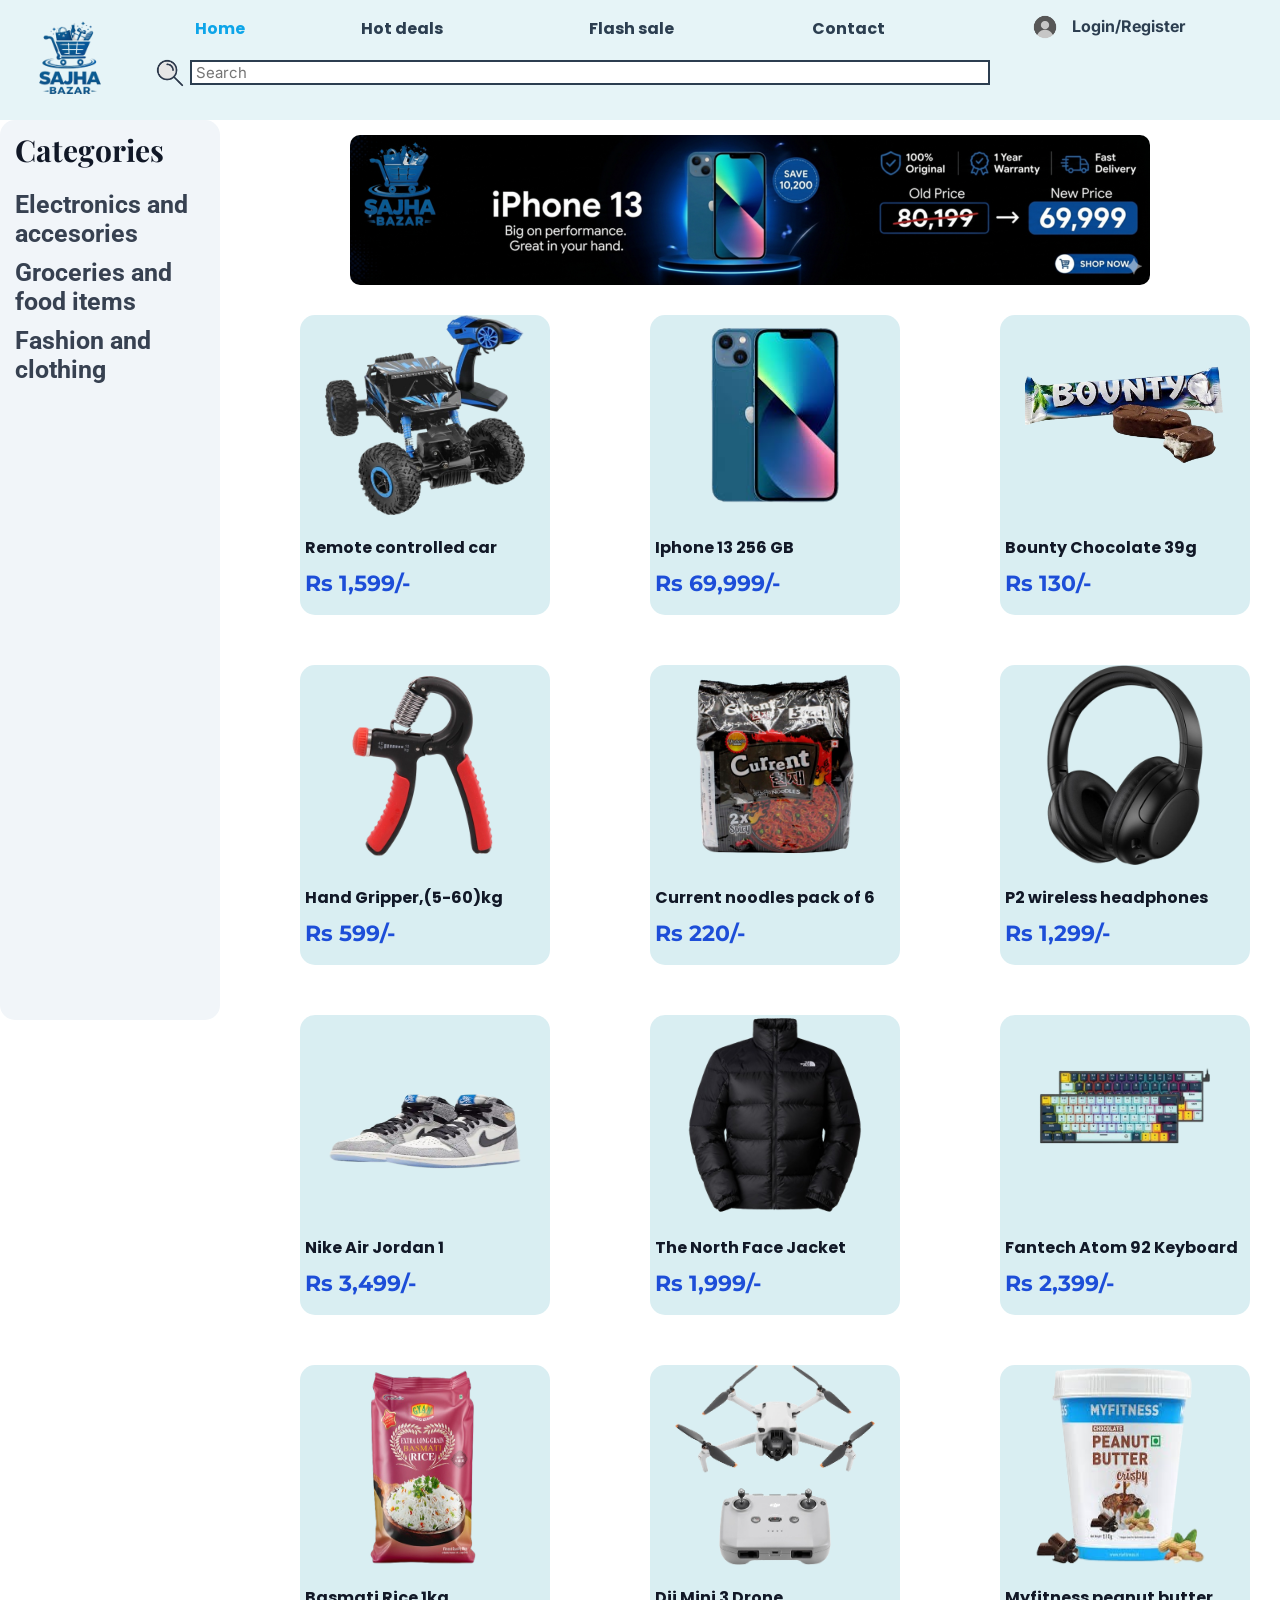
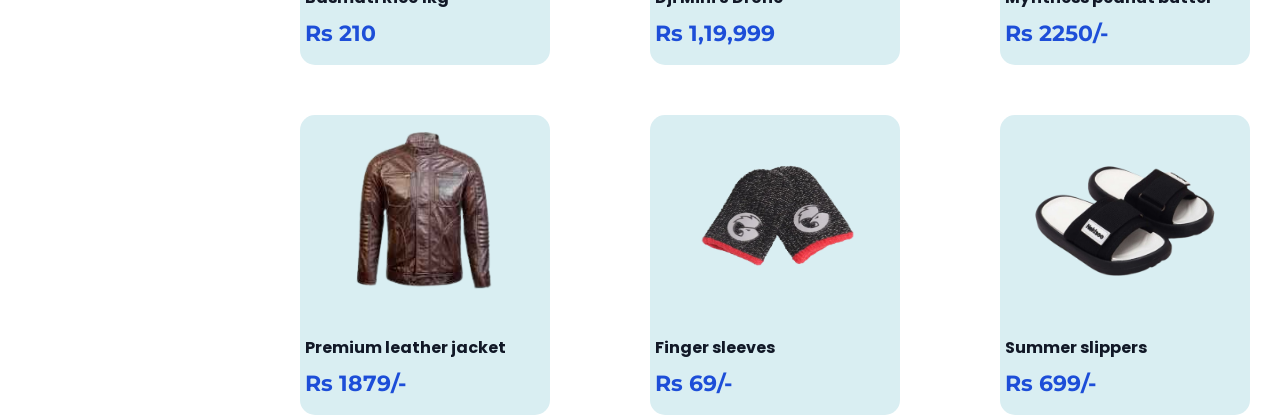
<file: index.html>
<!DOCTYPE html>
<html>
<head>
	<meta charset="utf-8">
	<meta name="viewport" content="width=device-width, initial-scale=1">
	<title>
		Sajha Bazar
	</title>
</head>
<body>
  <link rel="stylesheet" href="style.css">
  <link rel="stylesheet" href="forhome.css">
  <link href="https://fonts.googleapis.com/css2?family=Playfair+Display&display=swap" rel="stylesheet">
  <link href="https://fonts.googleapis.com/css2?family=Inter:wght@400;500;600&display=swap" rel="stylesheet">
  <link href="https://fonts.googleapis.com/css2?family=Roboto&display=swap" rel="stylesheet">
  <link href="https://fonts.googleapis.com/css2?family=Montserrat&display=swap" rel="stylesheet">
  <link href="https://fonts.googleapis.com/css2?family=Poppins:wght@400;600&display=swap" rel="stylesheet">
	<div class = "container">	
	<a href = "https://aayam065.github.io/E-commerce-site-demo/"><img src = "brandlogo.png" class = "pic"></a>
  <a href = "profile.html"><img src = "profile.png" class = "profile"></a>
   <a href = "profile.html"><font size = 3 face = "Inter"  class = "txt"><b>Login/Register</b></font></a>
  <img src = "search.png" class = "icon"></a>
	<table class ="table">
         <tr align = "center">
          
          <td><font size = 3 face = "Poppins"  ><b><a class = "link1" href = "https://aayam065.github.io/E-commerce-site-demo/">Home</a></b></font></td>
          <td><font size = 3 face = "Poppins" ><b><a class = "link2" href = "hotdeals.html">Hot deals</a></b></font></td>
          <td><font size = 3 face = "Poppins" ><b><a class = "link3" href = "flashsale.html">Flash sale</a></i></i></b></font></td>

          <td><font size = 3 face = "Poppins" ><b><a class = "link5" href = "Contact.html">Contact</a></b></font></td>

         </tr>
         </table>

         

     <form>
      <label for = "search"></label>
      <input class = "box" type = "text" placeholder  = " Search">
    </form>
    </div>
</div>
<div class = "add">
  <img src = "ad.png">
</div>

<div class = "pro">
<div class = "p1">
   <img src="p1.png">
   <p class = "p1t">Remote controlled car</p>
   <p class = "p1tp">Rs 1,599/-</p>
</div>

<div class = "p1">
   <img src="p2.png">
   <p class = "p1t">Iphone 13 256 GB</p>
   <p class = "p1tp">Rs 69,999/-</p>
</div>

<div class = "p1">
   <img src="p3.png">
   <p class = "p1t">Bounty Chocolate 39g</p>
   <p class = "p1tp">Rs 130/-</p>
</div>

<div class = "p1">
   <img src="p4.png">
   <p class = "p1t">Hand Gripper,(5-60)kg</p>
   <p class = "p1tp">Rs 599/-</p>
</div>

<div class = "p1">
   <img src="p5.png">
   <p class = "p1t">Current noodles pack of 6</p>
   <p class = "p1tp">Rs 220/-</p>
</div>

<div class = "p1">
   <img src="p6.png">
   <p class = "p1t">P2 wireless headphones</p>
   <p class = "p1tp">Rs 1,299/-</p>
</div>

<div class = "p1">
   <img src="p7.png">
   <p class = "p1t">Nike Air Jordan 1</p>
   <p class = "p1tp">Rs 3,499/-</p>
</div>

<div class = "p1">
   <img src="p8.png">
   <p class = "p1t">The North Face Jacket</p>
   <p class = "p1tp">Rs 1,999/-</p>
</div>

<div class = "p1">
   <img src="p9.png">
   <p class = "p1t">Fantech Atom 92 Keyboard</p>
   <p class = "p1tp">Rs 2,399/-</p>
</div>

<div class = "p1">
   <img src="p10.png">
   <p class = "p1t">Basmati Rice 1kg</p>
   <p class = "p1tp">Rs 210</p>
</div>

<div class = "p1">
   <img src="p11.png">
   <p class = "p1t">Dji Mini 3 Drone</p>
   <p class = "p1tp">Rs 1,19,999</p>
</div>

<div class = "p1">
   <img src="p12.png">
   <p class = "p1t">Myfitness peanut butter</p>
   <p class = "p1tp">Rs 2250/-</p>
</div>

<div class = "p1">
   <img src="p13.png">
   <p class = "p1t">Premium leather jacket</p>
   <p class = "p1tp">Rs 1879/-</p>
</div>

<div class = "p1">
   <img src="p14.png">
   <p class = "p1t">Finger sleeves</p>
   <p class = "p1tp">Rs 69/-</p>
</div>

<div class = "p1">
   <img src="p15.png">
   <p class = "p1t">Summer slippers</p>
   <p class = "p1tp">Rs 699/-</p>
</div>

</div>


<div class = "sidebar">
  <h2 class = "title">Categories</h2>
  <ul class = "list">
    <li><a href = "elec.html">Electronics and accesories</a></li>
    <li><a href = "grocery.html">Groceries and food items</a></li>
    <li><a href = "fashion.html">Fashion and clothing<a></li>
    
    
  </ul>
       
          
         </div>
	<style>

      body {

          
  font-family: 'Inter', sans-serif;
      }
   * {
      margin:0;
          padding: 0;
          box-sizing: border-box;
    }
        

          .list li {
            color:#374151;
            font-size: 25px;
            padding-bottom:10px;
            padding-left: 15px;
            font-family: 'Roboto';
            font-weight: bold;
            list-style-type: none;
            transition: transform 0.2s ease;
          }
          
          .list li a {
              text-decoration: none;
              color: inherit;

          }
          .list li:hover {
             color: #0EA5E9;
             transform: scale(1.1);
          }


	</style>






</body>
</html>
</file>
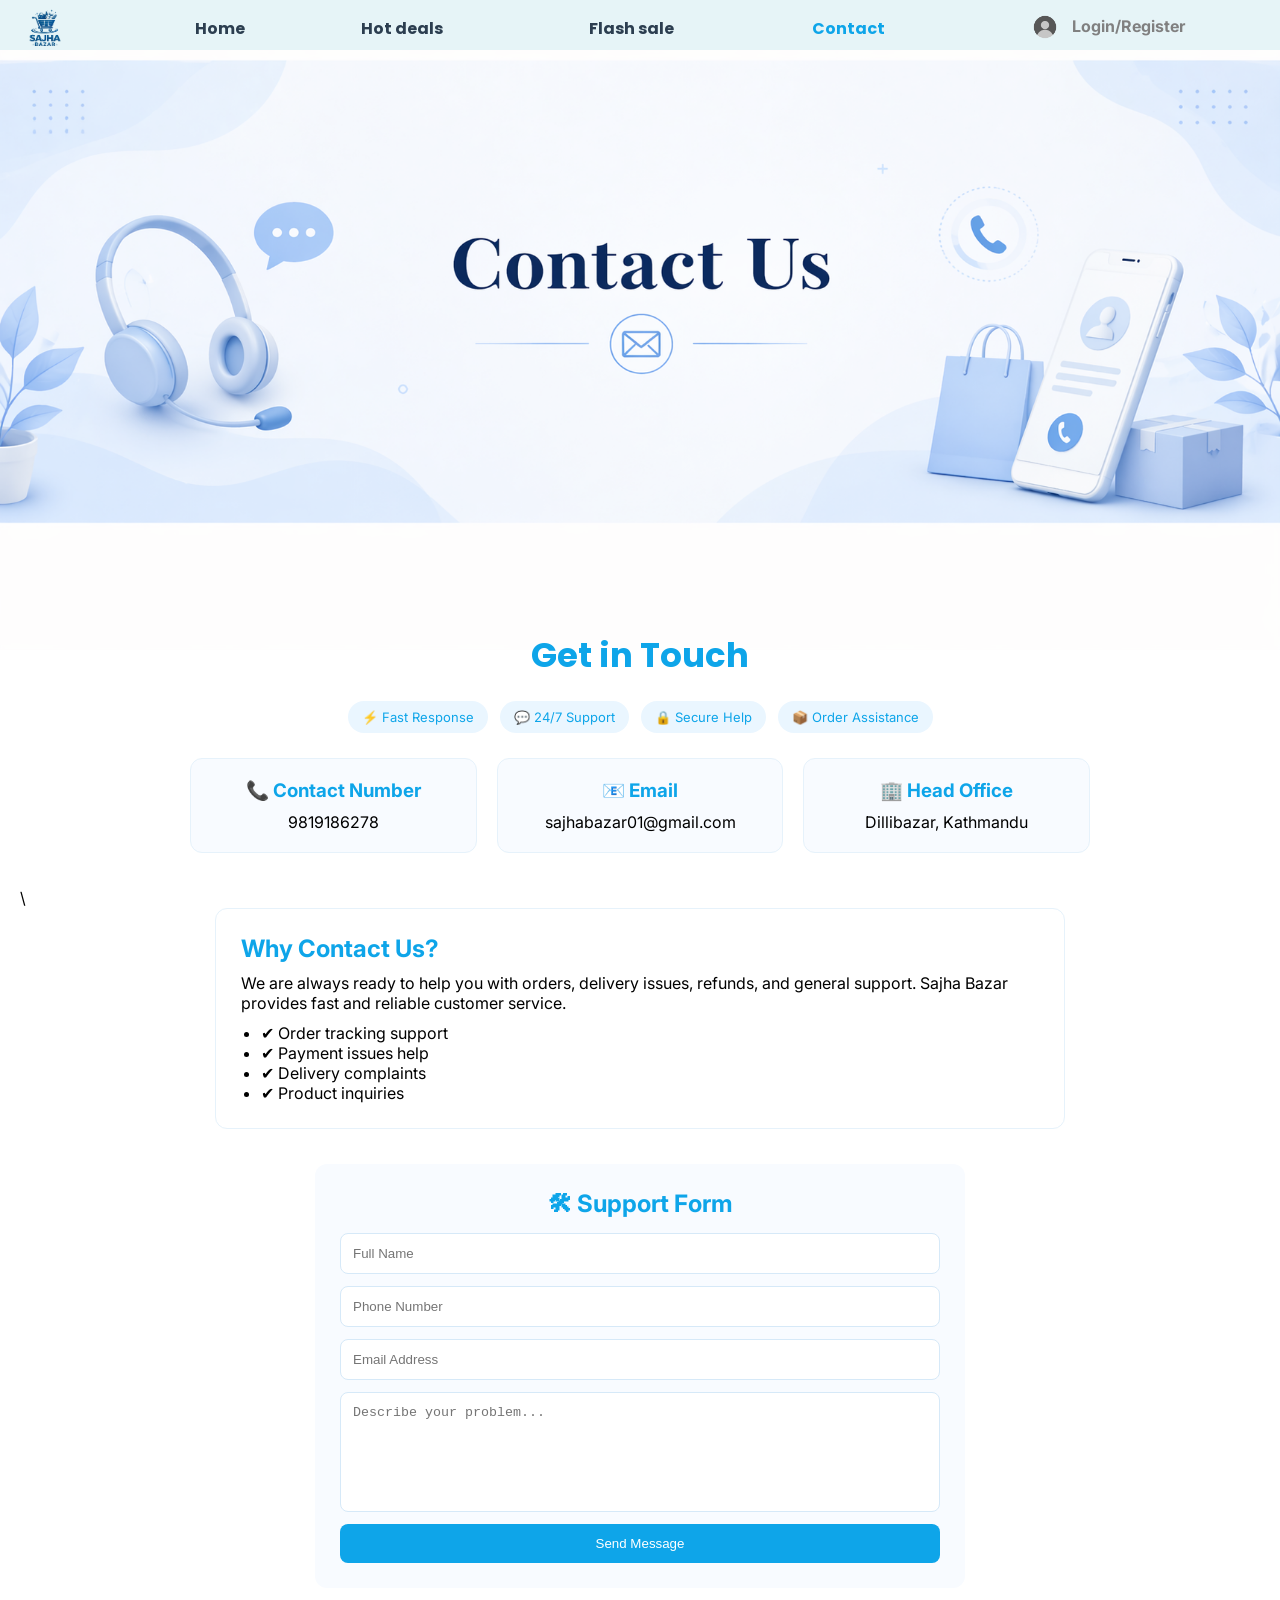
<file: Contact.html>
<!DOCTYPE html>
<html>
<head>
	<meta charset="utf-8">
	<meta name="viewport" content="width=device-width, initial-scale=1">
	<title>
		Sajha Bazar
	</title>
</head>
<body>
  <link rel="stylesheet" href="style.css">
  <link href="https://fonts.googleapis.com/css2?family=Inter:wght@400;500;600&display=swap" rel="stylesheet">
  <link href="https://fonts.googleapis.com/css2?family=Poppins:wght@400;600&display=swap" rel="stylesheet">
	<div class = "container">	
	<a href = "https://aayam065.github.io/E-commerce-site-demo/"><img src = "brandlogo.png" class = "pic"></a>
  <a href = "profile.html"><img src = "profile.png" class = "profile"></a>
  <a href = "profile.html"><font size = 3 face = "Inter" color = "grey" class = "text"><b>Login/Register</b></font></a>
	<table class ="table">
         <tr align = "center">
          
          <td><font size = 3 face = "Poppins" color = "grey" ><b><a class = "link1" href = "https://aayam065.github.io/E-commerce-site-demo/">Home</a></b></font></td>
          <td><font size = 3 face = "Poppins" color = "grey"><b><a class = "link2" href = "hotdeals.html">Hot deals</a></b></font></td>
          <td><font size = 3 face = "Poppins" color = "grey"><b><a class = "link3" href = "flashsale.html">Flash sale</a></i></i></b></font></td>

          <td><font size = 3 face = "Poppins" color = "grey"><b><a class = "link5" href = "Contact.html">Contact</a></b></font></td>

         </tr>
         </table>
</div>
<div class = 'ban'>
<img src = "ban.png"> 

</div>

<div class="contact-section">

  <h1 class="contact-title">Get in Touch</h1>

  <div class="quick-badges">
    <div>⚡ Fast Response</div>
    <div>💬 24/7 Support</div>
    <div>🔒 Secure Help</div>
    <div>📦 Order Assistance</div>
  </div>

 
  <div class="contact-card">

    <div class="info-box">
      <h3>📞 Contact Number</h3>
      <p>9819186278</p>
    </div>

    <div class="info-box">
      <h3>📧 Email</h3>
      <p>sajhabazar01@gmail.com</p>
    </div>

    <div class="info-box">
      <h3>🏢 Head Office</h3>
      <p>Dillibazar, Kathmandu</p>
    </div>

  </div>
\
  <div class="extra-section">

    <h2>Why Contact Us?</h2>

    <p>
      We are always ready to help you with orders, delivery issues, refunds,
      and general support. Sajha Bazar provides fast and reliable customer service.
    </p>

    <ul>
      <li>✔ Order tracking support</li>
      <li>✔ Payment issues help</li>
      <li>✔ Delivery complaints</li>
      <li>✔ Product inquiries</li>
    </ul>

  </div>

 
  <div class="form-section">

    <h2>🛠 Support Form</h2>

    <form>
      <input type="text" placeholder="Full Name" required>
      <input type="tel" placeholder="Phone Number" required>
      <input type="email" placeholder="Email Address" required>
      <textarea placeholder="Describe your problem..." required></textarea>

      <button type="submit">Send Message</button>
    </form>

  </div>

</div>


	<style>

     body {
      padding:0;
      margin: 0;
    }


        * {
      margin:0;
          padding: 0;
          box-sizing: border-box;
    }

      .head {
        color: Darkblue;
        padding-top: 20px;
        font-weight: bold;
        font-family: Inter;
        font-size: 30px;
        text-align: center;
      }

       .text {
          position: absolute;
          top: 16px;
          right: 95px;
          transition: transform 0.2s ease;
display: inline-block;
        }

        .text:hover {
          text-decoration: none;
          transform: scale(1.1);
          color: #0EA5E9;
        }
        

          .link1{
          	color:#2C3E50;
            text-decoration: none;
transition: transform 0.2s ease;
display: inline-block;
          }

          .link1:hover{
            color: #0EA5E9;
            transform: scale(1.1);
            text-decoration: none;

          }
         

          .link2{
            color: #2C3E50;
            text-decoration: none;
            transition: transform 0.2s ease;
display: inline-block;
          }
          .link2:hover{
            color: #0EA5E9;
            transform: scale(1.1);
          }
         
          .link3{
            color: #2C3E50;
            text-decoration: none;
            transition: transform 0.2s ease;
display: inline-block;

          }
          
          .link3:hover{
            color: #0EA5E9;
            transform: scale(1.1);
          }

    

          .link5{
            color:  #0EA5E9;
            text-decoration: none;

          }
          
          .ban img{
            width:100%;
            height:650px;
            padding-top:0px;
            display: block;
           
            
          }

         
.contact-section {
  font-family: 'Inter', sans-serif;
  margin-top: -60px;
  padding: 40px 20px 80px;
}


.contact-title {
  text-align: center;
  font-size: 34px;
  color: #0EA5E9;
  font-family: 'Poppins', sans-serif;
  margin-bottom: 20px;
}


.quick-badges {
  display: flex;
  justify-content: center;
  gap: 12px;
  flex-wrap: wrap;
  margin-bottom: 25px;
}

.quick-badges div {
  background: #eaf6ff;
  color: #0EA5E9;
  padding: 8px 14px;
  border-radius: 20px;
  font-size: 13px;
}


.contact-card {
  max-width: 900px;
  margin: auto;
  display: flex;
  gap: 20px;
  margin-bottom: 35px;
  transition: transform 0.2s ease;
}
.contact-card:hover {
  transform:scale(1.05)
}

.info-box {
  flex: 1;
  background: #f8fbff;
  padding: 20px;
  border-radius: 12px;
  text-align: center;
  border: 1px solid #e6f2fb;
}

.info-box h3 {
  color: #0EA5E9;
  margin-bottom: 10px;
}


.extra-section {
  max-width: 850px;
  margin: auto;
  background: white;
  padding: 25px;
  border-radius: 12px;
  margin-bottom: 35px;
  border: 1px solid #e6f2fb;
}

.extra-section h2 {
  color: #0EA5E9;
  margin-bottom: 10px;
}

.extra-section ul {
  margin-top: 10px;
  padding-left: 20px;
}


.form-section {
  max-width: 650px;
  margin: auto;
  background: #f8fbff;
  padding: 25px;
  border-radius: 12px;
}

.form-section h2 {
  text-align: center;
  color: #0EA5E9;
  margin-bottom: 15px;
}

.form-section form {
  display: flex;
  flex-direction: column;
  gap: 12px;
}

.form-section input,
.form-section textarea {
  padding: 12px;
  border: 1px solid #d6e9f8;
  border-radius: 8px;
  outline: none;
}

.form-section textarea {
  min-height: 120px;
  resize: none;
}

.form-section button {
  padding: 12px;
  background: #0EA5E9;
  color: white;
  border: none;
  border-radius: 8px;
  cursor: pointer;
}

.form-section button:hover {
  background: #0284c7;
}
	</style>

	
		

</body>
</html>
</file>
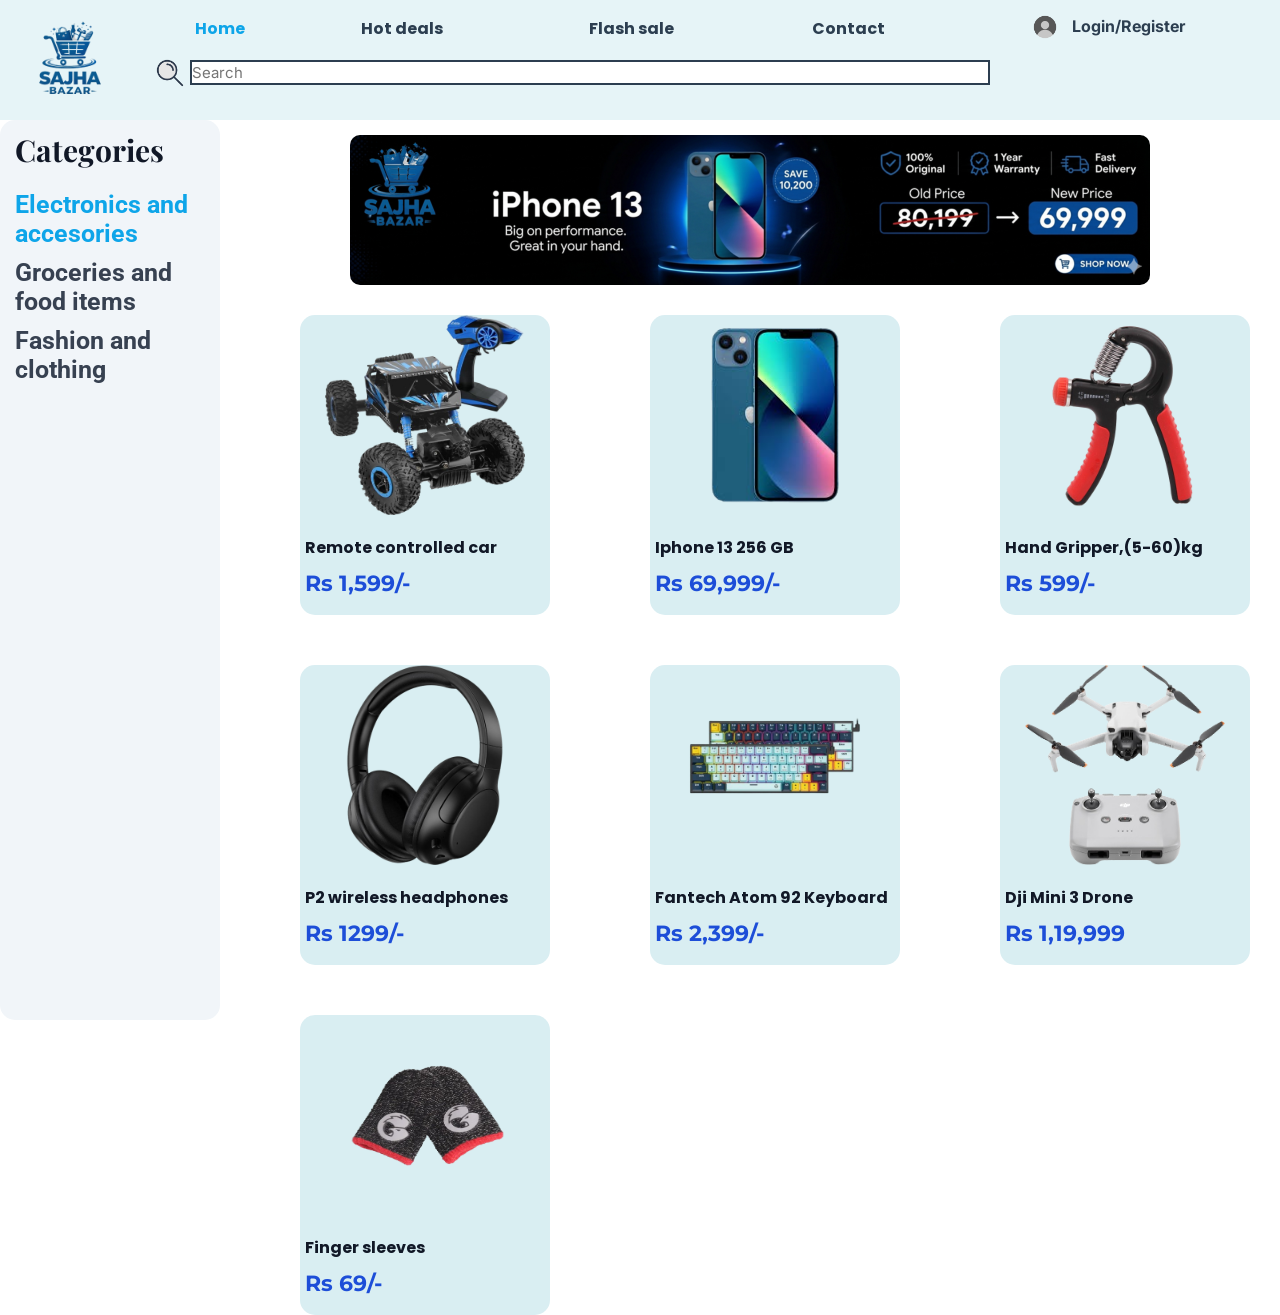
<file: elec.html>
<!DOCTYPE html>
<html>
<head>
	<meta charset="utf-8">
	<meta name="viewport" content="width=device-width, initial-scale=1">
	<title>
		Sajha Bazar
	</title>
</head>
<body>
  <link rel="stylesheet" href="style.css">
  <link rel="stylesheet" href="forhome.css">
  <link href="https://fonts.googleapis.com/css2?family=Playfair+Display&display=swap" rel="stylesheet">
  <link href="https://fonts.googleapis.com/css2?family=Inter:wght@400;500;600&display=swap" rel="stylesheet">
  <link href="https://fonts.googleapis.com/css2?family=Roboto&display=swap" rel="stylesheet">
  <link href="https://fonts.googleapis.com/css2?family=Montserrat&display=swap" rel="stylesheet">
  <link href="https://fonts.googleapis.com/css2?family=Poppins:wght@400;600&display=swap" rel="stylesheet">
	<div class = "container">	
	<a href = "https://aayam065.github.io/E-commerce-site-demo/"><img src = "brandlogo.png" class = "pic"></a>
  <a href = "profile.html"><img src = "profile.png" class = "profile"></a>
   <a href = "profile.html"><font size = 3 face = "Inter" color = "grey" class = "txt"><b>Login/Register</b></font></a>
  <img src = "search.png" class = "icon"></a>
	<table class ="table">
         <tr align = "center">
          
          <td><font size = 3 face = "Poppins" color = "grey" ><b><a class = "link1" href = "https://aayam065.github.io/E-commerce-site-demo/">Home</a></b></font></td>
          <td><font size = 3 face = "Poppins" color = "grey"><b><a class = "link2" href = "hotdeals.html">Hot deals</a></b></font></td>
          <td><font size = 3 face = "Poppins" color = "grey"><b><a class = "link3" href = "flashsale.html">Flash sale</a></i></i></b></font></td>

          <td><font size = 3 face = "Poppins" color = "grey"><b><a class = "link5" href = "Contact.html">Contact</a></b></font></td>

         </tr>
         </table>

         

     <form>
      <label for = "search"></label>
      <input class = "box" type = "text" placeholder  = "Search">
    </form>
    </div>
</div>
<div class = "add">
  <img src = "ad.png">
</div>

<div class = "pro">
<div class = "p1">
   <img src="p1.png">
   <p class = "p1t">Remote controlled car</p>
   <p class = "p1tp">Rs 1,599/-</p>
</div>

<div class = "p1">
   <img src="p2.png">
   <p class = "p1t">Iphone 13 256 GB</p>
   <p class = "p1tp">Rs 69,999/-</p>
</div>



<div class = "p1">
   <img src="p4.png">
   <p class = "p1t">Hand Gripper,(5-60)kg</p>
   <p class = "p1tp">Rs 599/-</p>
</div>



<div class = "p1">
   <img src="p6.png">
   <p class = "p1t">P2 wireless headphones</p>
   <p class = "p1tp">Rs 1299/-</p>
</div>

<div class = "p1">
   <img src="p9.png">
   <p class = "p1t">Fantech Atom 92 Keyboard</p>
   <p class = "p1tp">Rs 2,399/-</p>
</div>

<div class = "p1">
   <img src="p11.png">
   <p class = "p1t">Dji Mini 3 Drone</p>
   <p class = "p1tp">Rs 1,19,999</p>
</div>

<div class = "p1">
   <img src="p14.png">
   <p class = "p1t">Finger sleeves</p>
   <p class = "p1tp">Rs 69/-</p>
</div>
</div>


<div class = "sidebar">
  <h2 class = "title">Categories</h2>
  <ul class = "list">
    <li class = "c1"><a href = "elec.html">Electronics and accesories</a></li>
    <li class = "c2"><a href = "grocery.html">Groceries and food items</a></li>
    <li class = "c3"><a href = "fashion.html">Fashion and clothing<a></li>
  </ul>
       
          
         </div>
	<style>
   * {
      margin:0;
          padding: 0;
          box-sizing: border-box;
    }
         
          .c2,.c3 {
            color: #374151;
            font-size: 25px;
            padding-bottom:10px;
            padding-left: 15px;
            
            font-family: 'Roboto';
            font-weight: bold;
            list-style-type: none;
            transition: transform 0.2s ease;
          }
          .c1 {
            color: #0EA5E9;
            font-size: 25px;
            padding-bottom:10px;
            padding-left: 15px;
            
            font-family: 'Roboto';
            font-weight: bold;
            list-style-type: none;
            transition: transform 0.2s ease;
          }
          
          .list li a {
              text-decoration: none;
              color: inherit;

          }
          .c2:hover,.c3:hover {
             color: #0EA5E9;
             transform: scale(1.1);
          }


	</style>






</body>
</html>
</file>
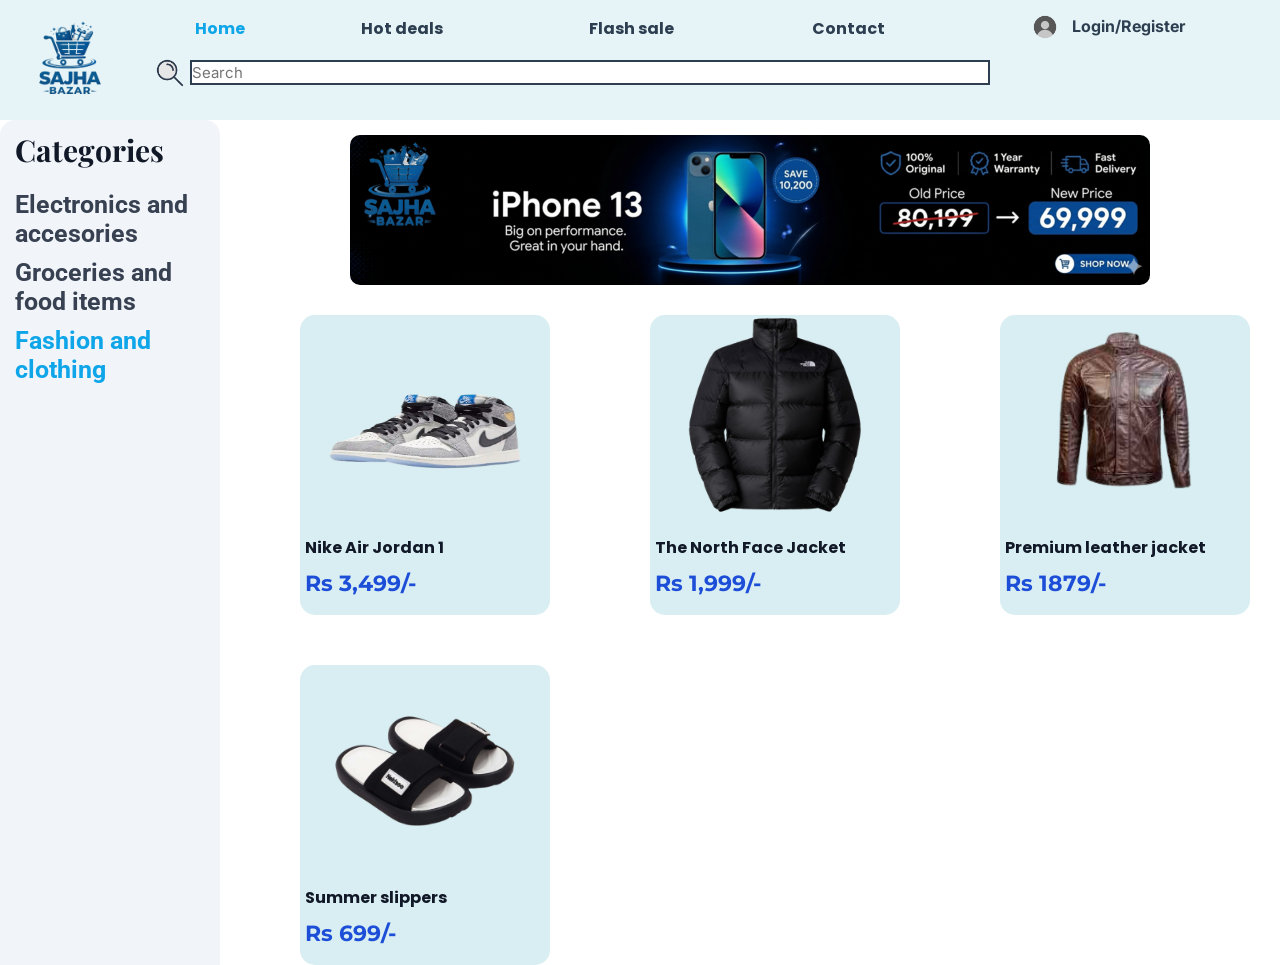
<file: fashion.html>
<!DOCTYPE html>
<html>
<head>
	<meta charset="utf-8">
	<meta name="viewport" content="width=device-width, initial-scale=1">
	<title>
		Sajha Bazar
	</title>
</head>
<body>
  <link rel="stylesheet" href="style.css">
  <link rel="stylesheet" href="forhome.css">
<link href="https://fonts.googleapis.com/css2?family=Playfair+Display&display=swap" rel="stylesheet">
  <link href="https://fonts.googleapis.com/css2?family=Inter:wght@400;500;600&display=swap" rel="stylesheet">
  <link href="https://fonts.googleapis.com/css2?family=Roboto&display=swap" rel="stylesheet">
  <link href="https://fonts.googleapis.com/css2?family=Montserrat&display=swap" rel="stylesheet">
  <link href="https://fonts.googleapis.com/css2?family=Poppins:wght@400;600&display=swap" rel="stylesheet">
	<div class = "container">	
	<a href = "https://aayam065.github.io/E-commerce-site-demo/"><img src = "brandlogo.png" class = "pic"></a>
  <a href = "profile.html"><img src = "profile.png" class = "profile"></a>
   <a href = "profile.html"><font size = 3 face = "Inter" color = "grey" class = "txt"><b>Login/Register</b></font></a>
  <img src = "search.png" class = "icon"></a>
	<table class ="table">
         <tr align = "center">
          
          <td><font size = 3 face = "Poppins" color = "grey" ><b><a class = "link1" href = "https://aayam065.github.io/E-commerce-site-demo/">Home</a></b></font></td>
          <td><font size = 3 face = "Poppins" color = "grey"><b><a class = "link2" href = "hotdeals.html">Hot deals</a></b></font></td>
          <td><font size = 3 face = "Poppins" color = "grey"><b><a class = "link3" href = "flashsale.html">Flash sale</a></i></i></b></font></td>

          <td><font size = 3 face = "Poppins" color = "grey"><b><a class = "link5" href = "Contact.html">Contact</a></b></font></td>

         </tr>
         </table>

         

     <form>
      <label for = "search"></label>
      <input class = "box" type = "text" placeholder  = "Search">
    </form>
    </div>
</div>
<div class = "add">
  <img src = "ad.png">
</div>

<div class = "pro">


<div class = "p1">
   <img src="p7.png">
   <p class = "p1t">Nike Air Jordan 1</p>
   <p class = "p1tp">Rs 3,499/-</p>
</div>



<div class = "p1">
   <img src="p8.png">
   <p class = "p1t">The North Face Jacket</p>
   <p class = "p1tp">Rs 1,999/-</p>
</div>

<div class = "p1">
   <img src="p13.png">
   <p class = "p1t">Premium leather jacket</p>
   <p class = "p1tp">Rs 1879/-</p>
</div>

<div class = "p1">
   <img src="p15.png">
   <p class = "p1t">Summer slippers</p>
   <p class = "p1tp">Rs 699/-</p>
</div>


</div>


<div class = "sidebar">
  <h2 class = "title">Categories</h2>
  <ul class = "list">
    <li class = "c1"><a href = "elec.html">Electronics and accesories</a></li>
    <li class = "c2"><a href = "grocery.html">Groceries and food items</a></li>
    <li class = "c3"><a href = "fashion.html">Fashion and clothing<a></li>
  </ul>
       
          
         </div>
	<style>
   * {
      margin:0;
          padding: 0;
          box-sizing: border-box;
    }
         

          .c1,.c2 {
            color: #374151;
            font-size: 25px;
            padding-bottom:10px;
            padding-left: 15px;
            
            font-family: 'Roboto';
            font-weight: bold;
            list-style-type: none;
            transition: transform 0.2s ease;
          }
          .c3 {
            color: #0EA5E9;
            font-size: 25px;
            padding-bottom:10px;
            padding-left: 15px;
            
            font-family: 'Roboto';
            font-weight: bold;
            list-style-type: none;
            transition: transform 0.2s ease;
          }
          
          .list li a {
              text-decoration: none;
              color: inherit;

          }
          .c1:hover,.c2:hover {
             color: #0EA5E9;
             transform: scale(1.1);
          }


	</style>






</body>
</html>
</file>
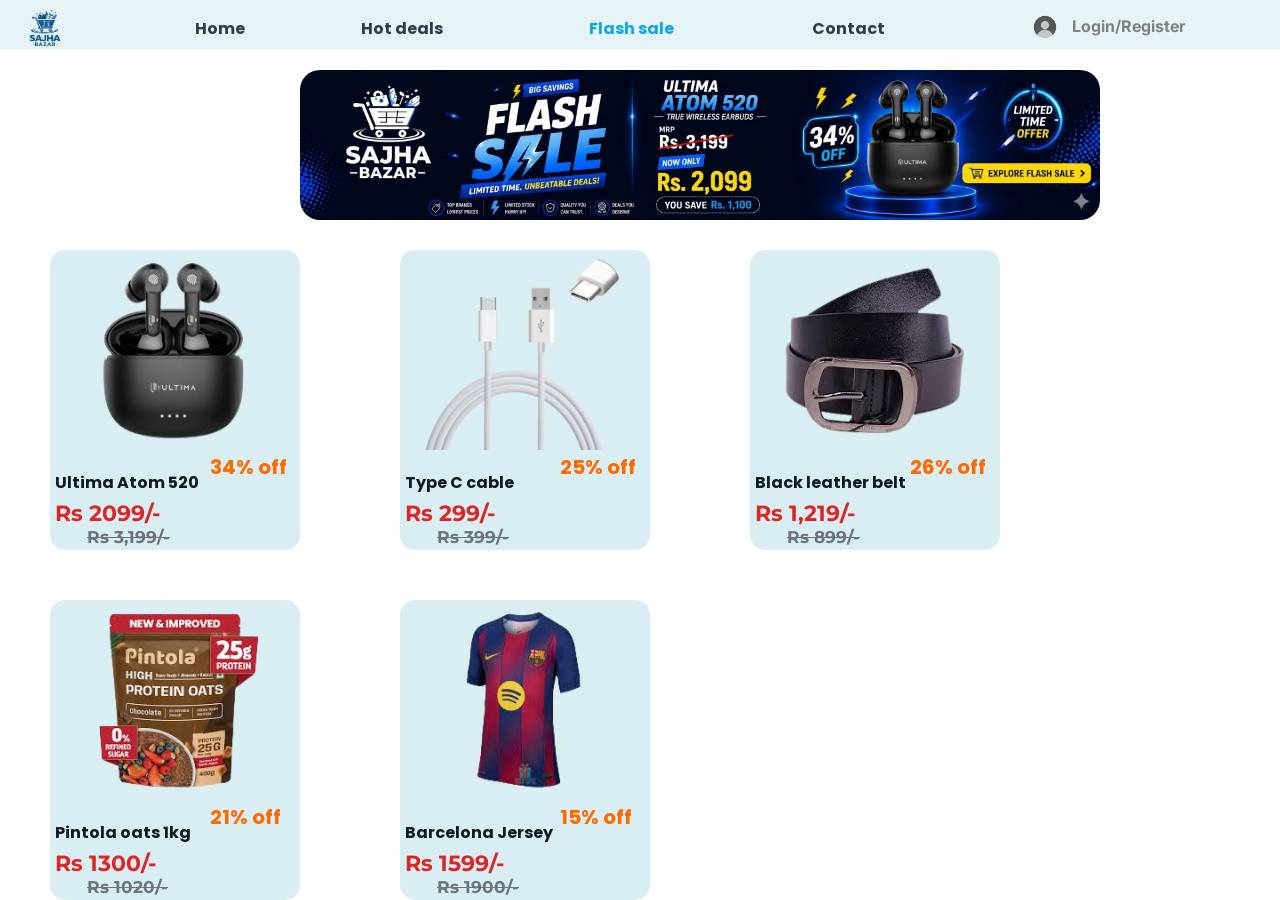
<file: flashsale.html>
<!DOCTYPE html>
<html>
<head>
	<meta charset="utf-8">
	<meta name="viewport" content="width=device-width, initial-scale=1">
	<title>
		Sajha Bazar
	</title>
</head>
<body>
    <link rel="stylesheet" href="style.css">
    <link href="https://fonts.googleapis.com/css2?family=Montserrat&display=swap" rel="stylesheet">
    <link href="https://fonts.googleapis.com/css2?family=Inter:wght@400;500;600&display=swap" rel="stylesheet">
    <link href="https://fonts.googleapis.com/css2?family=Poppins:wght@400;600&display=swap" rel="stylesheet">
	<div class = "container">	
	<a href = "https://aayam065.github.io/E-commerce-site-demo/"><img src = "brandlogo.png" class = "pic"></a>
  <a href = "profile.html"><img src = "profile.png" class = "profile"></a>
  <a href = "profile.html"><font size = 3 face = "Inter" color = "grey" class = "text"><b>Login/Register</b></font></a>
	<table class ="table">
         <tr align = "center">
          
          <td><font size = 3 face = "Poppins" color = "grey" ><b><a class = "link1" href = "https://aayam065.github.io/E-commerce-site-demo/">Home</a></b></font></td>
          <td><font size = 3 face = "Poppins" color = "grey"><b><a class = "link2" href = "hotdeals.html">Hot deals</a></b></font></td>
          <td><font size = 3 face = "Poppins" color = "grey"><b><a class = "link3" href = "flashsale.html">Flash sale</a></i></i></b></font></td>

          <td><font size = 3 face = "Poppins" color = "grey"><b><a class = "link5" href = "Contact.html">Contact</a></b></font></td>

         </tr>
         </table>
</div>

<div class = "ad">
  <img class = "img1" src = "ul.png">

</div>

<div class = "pro">
<div class = "p1">
   <img src="f1.png">
   <p class = "p1t">Ultima Atom 520</p>
   <p class = "p1tp">Rs 2099/-</p>
   <p class = "p1h">Rs 3,199/-</p>
   <p class = "p1hh">34% off </p>
   
   </div>
<div class = "p1">
   <img src="f2.png">
   <p class = "p1t">Type C cable</p>
   <p class = "p1tp">Rs 299/-</p>
   <p class = "p1h">Rs 399/-</p>
   <p class = "p1hh">25% off </p>
   
   </div>

   <div class = "p1">
   <img src="f3.png">
   <p class = "p1t">Black leather belt</p>
   <p class = "p1tp">Rs 1,219/-</p>
   <p class = "p1h">Rs 899/-</p>
   <p class = "p1hh">26% off </p>
   
   </div>

   <div class = "p1">
   <img src="f4.png">
   <p class = "p1t">Pintola oats 1kg</p>
   <p class = "p1tp">Rs 1300/-</p>
   <p class = "p1h">Rs 1020/-</p>
   <p class = "p1hh">21% off </p>
   
   </div>

   <div class = "p1">
   <img src="f5.png">
   <p class = "p1t">Barcelona Jersey</p>
   <p class = "p1tp">Rs 1599/-</p>
   <p class = "p1h">Rs 1900/-</p>
   <p class = "p1hh">15% off </p>
   
   </div>

   </div>
      


	<style>

     body {
      padding-top:70px;
    }
    * {
      margin:0;
          padding: 0;
          box-sizing: border-box;
    }
		    

        .text {
          position: absolute;
          top: 16px;
          right: 95px;
          transition: transform 0.2s ease;
display: inline-block;
        }

        .text:hover {
          text-decoration: none;
          transform: scale(1.1);
          color: #0EA5E9;
        }
        

          .link1{
          	color:#2C3E50;
            text-decoration: none;
transition: transform 0.2s ease;
display: inline-block;
          }

          .link1:hover{
            color: #0EA5E9;
            transform: scale(1.1);
            text-decoration: none;

          }
         

          .link2{
            color: #2C3E50;
            text-decoration: none;
            transition: transform 0.2s ease;
display: inline-block;
          }
          .link2:hover{
            color: #0EA5E9;
            transform: scale(1.1);
          }
         
          .link3{
            color: #0EA5E9;
            text-decoration: none;

          }
          

    

          .link5{
            color: #2C3E50;
            text-decoration: none;
transition: transform 0.2s ease;
display: inline-block;
          }
          .link5:hover{
            color: #0EA5E9;
            transform: scale(1.1);
          }

             
          .pro {
            padding-top: 180px;
            padding-left: 50px;
            row-gap: 50px;
            column-gap:100px;
            display: flex;
            flex-wrap: wrap;
           }
            
           .p1h {
              color: #6B7280;
              font-family: 'Montserrat';
              font-size: 17px;
              font-weight: bold;
              margin-top: 0px;
              margin-left: 37px;
              position: absolute;
              text-decoration: line-through;
              

          }
          .p1hh{
            color: #FF6A00;
              font-family: 'Poppins';
              font-size: 20px;
              font-weight: bold;
        
              margin-top: -75px;
              margin-left: 160px;
              position: absolute;
             
          }

          .p1tp{
              color: #DC2626;
              font-family: 'Montserrat';
              font-size: 22px;
              font-weight: bold;
              margin-top: 5px;
              margin-left: 5px;
            }
        
           
           
	</style>

   


</body>
</html>
</file>
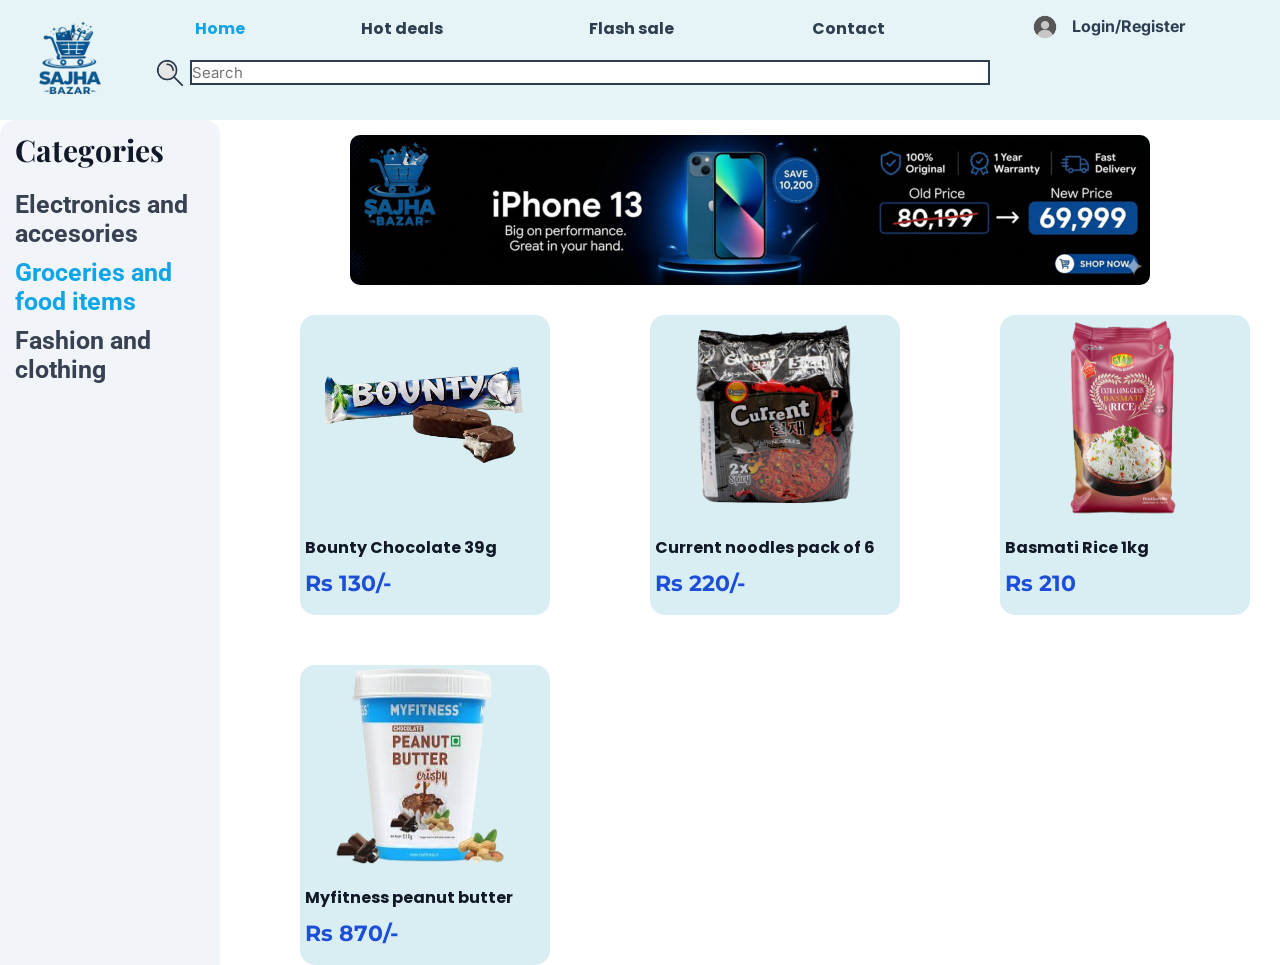
<file: grocery.html>
<!DOCTYPE html>
<html>
<head>
	<meta charset="utf-8">
	<meta name="viewport" content="width=device-width, initial-scale=1">
	<title>
		Sajha Bazar
	</title>
</head>
<body>
  <link rel="stylesheet" href="style.css">
  <link rel="stylesheet" href="forhome.css">
  <link href="https://fonts.googleapis.com/css2?family=Playfair+Display&display=swap" rel="stylesheet">
  <link href="https://fonts.googleapis.com/css2?family=Inter:wght@400;500;600&display=swap" rel="stylesheet">
  <link href="https://fonts.googleapis.com/css2?family=Roboto&display=swap" rel="stylesheet">
  <link href="https://fonts.googleapis.com/css2?family=Montserrat&display=swap" rel="stylesheet">
  <link href="https://fonts.googleapis.com/css2?family=Poppins:wght@400;600&display=swap" rel="stylesheet">
	<div class = "container">	
	<a href = "https://aayam065.github.io/E-commerce-site-demo/"><img src = "brandlogo.png" class = "pic"></a>
  <a href = "profile.html"><img src = "profile.png" class = "profile"></a>
   <a href = "profile.html"><font size = 3 face = "Inter" color = "grey" class = "txt"><b>Login/Register</b></font></a>
  <img src = "search.png" class = "icon"></a>
	<table class ="table">
         <tr align = "center">
          
          <td><font size = 3 face = "Poppins" color = "grey" ><b><a class = "link1" href = "https://aayam065.github.io/E-commerce-site-demo/">Home</a></b></font></td>
          <td><font size = 3 face = "Poppins" color = "grey"><b><a class = "link2" href = "hotdeals.html">Hot deals</a></b></font></td>
          <td><font size = 3 face = "Poppins" color = "grey"><b><a class = "link3" href = "flashsale.html">Flash sale</a></i></i></b></font></td>

          <td><font size = 3 face = "Poppins" color = "grey"><b><a class = "link5" href = "Contact.html">Contact</a></b></font></td>

         </tr>
         </table>

         

     <form>
      <label for = "search"></label>
      <input class = "box" type = "text" placeholder  = "Search">
    </form>
    </div>
</div>
<div class = "add">
  <img src = "ad.png">
</div>

<div class = "pro">


<div class = "p1">
   <img src="p3.png">
   <p class = "p1t">Bounty Chocolate 39g</p>
   <p class = "p1tp">Rs 130/-</p>
</div>



<div class = "p1">
   <img src="p5.png">
   <p class = "p1t">Current noodles pack of 6</p>
   <p class = "p1tp">Rs 220/-</p>
</div>

<div class = "p1">
   <img src="p10.png">
   <p class = "p1t">Basmati Rice 1kg</p>
   <p class = "p1tp">Rs 210</p>
</div>

<div class = "p1">
   <img src="p12.png">
   <p class = "p1t">Myfitness peanut butter</p>
   <p class = "p1tp">Rs 870/-</p>
</div>



</div>


<div class = "sidebar">
  <h2 class = "title">Categories</h2>
  <ul class = "list">
    <li class = "c1"><a href = "elec.html">Electronics and accesories</a></li>
    <li class = "c2"><a href = "grocery.html">Groceries and food items</a></li>
    <li class = "c3"><a href = "fashion.html">Fashion and clothing<a></li>
  </ul>
       
          
         </div>
	<style>
   * {
      margin:0;
          padding: 0;
          box-sizing: border-box;
    }
         

          .c1,.c3 {
            color: #374151;
            font-size: 25px;
            padding-bottom:10px;
            padding-left: 15px;
            
            font-family: 'Roboto';
            font-weight: bold;
            list-style-type: none;
            transition: transform 0.2s ease;
          }
          .c2 {
            color: #0EA5E9;
            font-size: 25px;
            padding-bottom:10px;
            padding-left: 15px;
            
            font-family: 'Roboto';
            font-weight: bold;
            list-style-type: none;
            transition: transform 0.2s ease;
          }
          
          .list li a {
              text-decoration: none;
              color: inherit;

          }
          .c1:hover,.c3:hover {
             color: #0EA5E9;
             transform: scale(1.1);
          }


	</style>






</body>
</html>
</file>
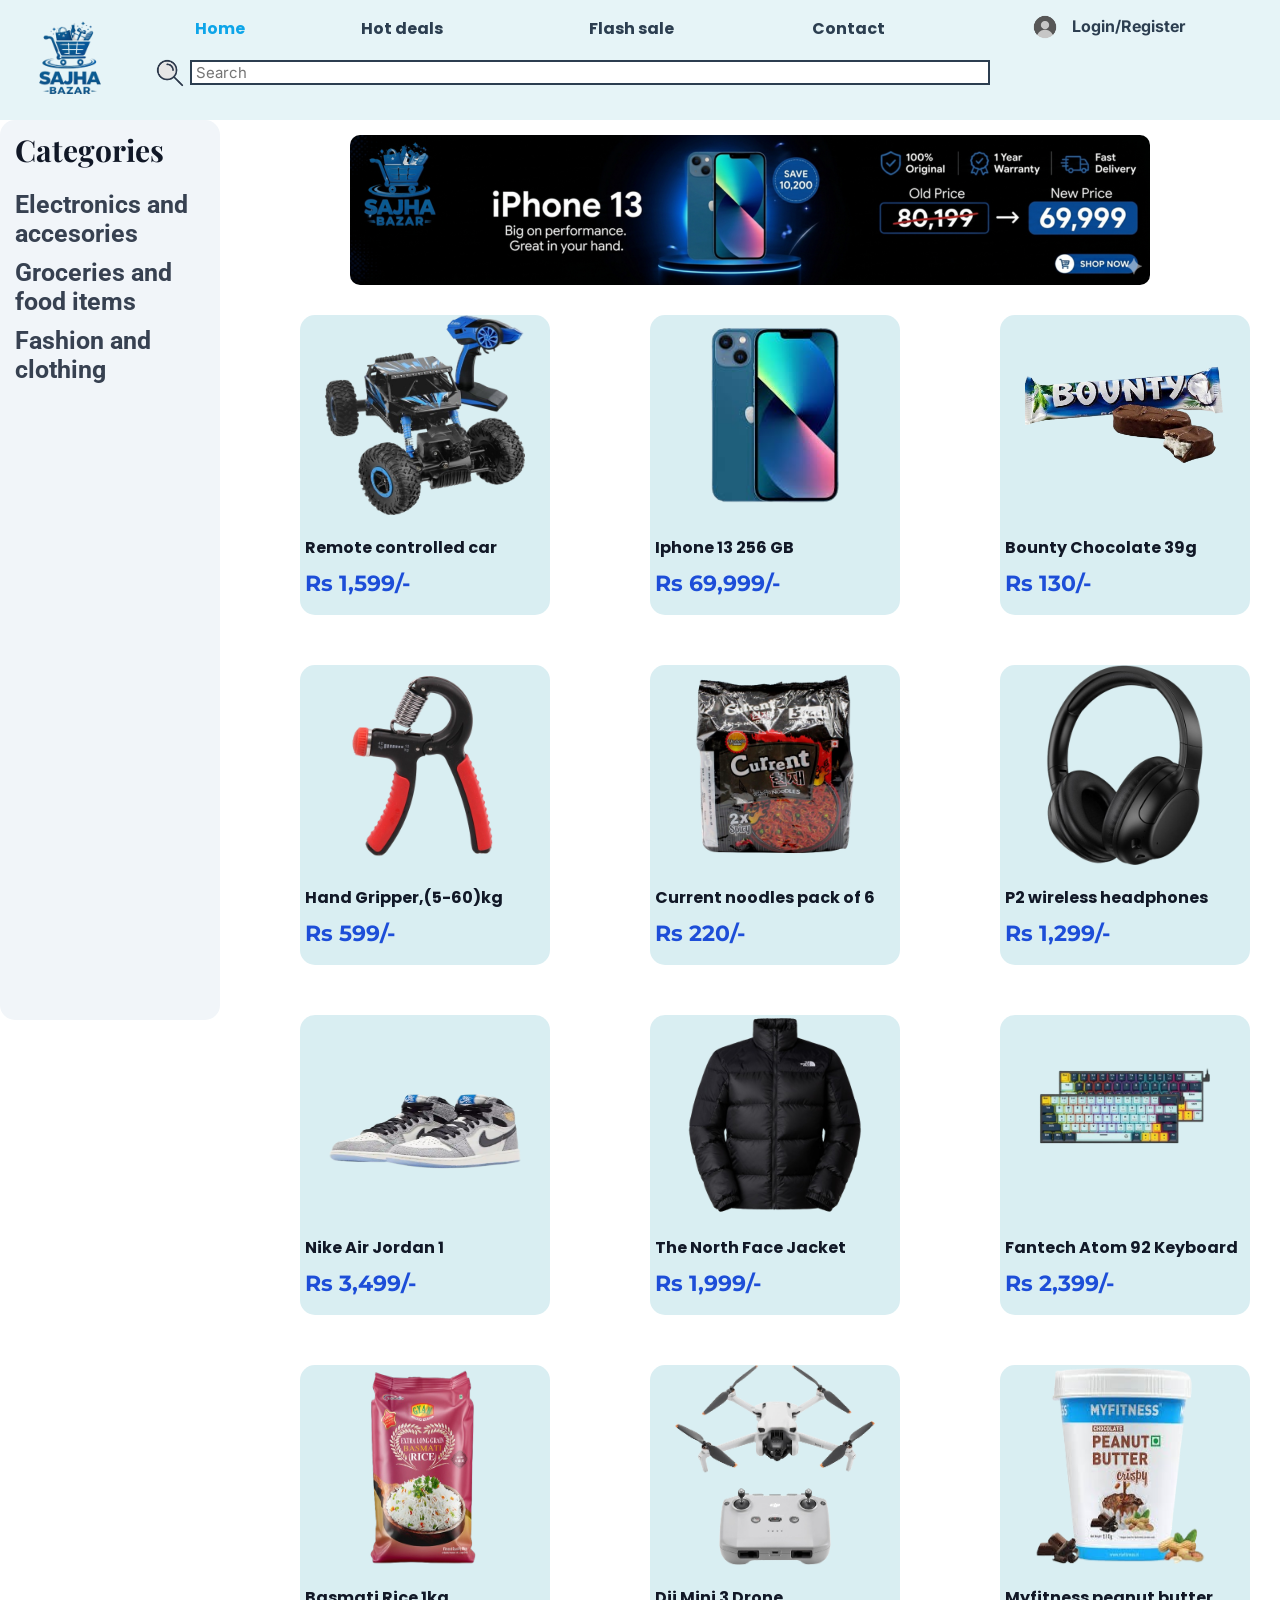
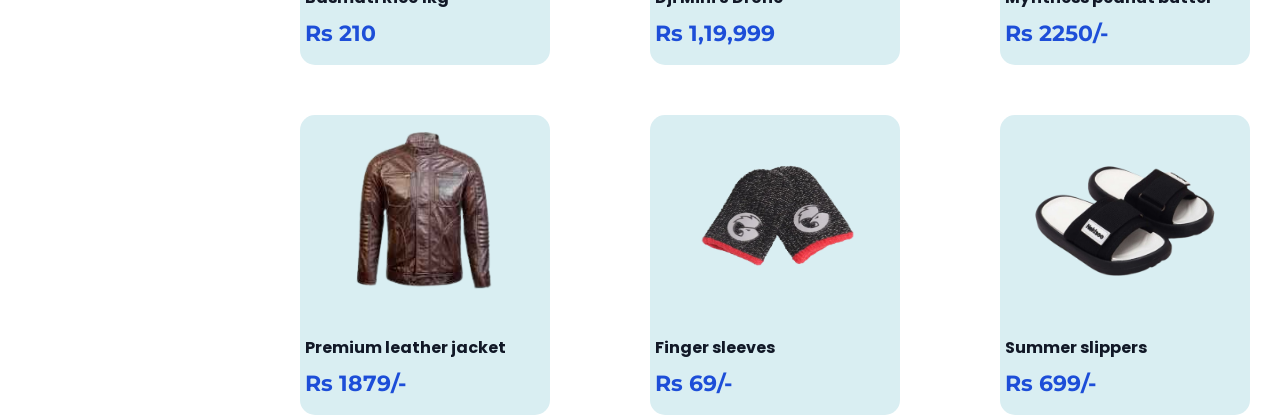
<file: home.html>
<!DOCTYPE html>
<html>
<head>
	<meta charset="utf-8">
	<meta name="viewport" content="width=device-width, initial-scale=1">
	<title>
		Sajha Bazar
	</title>
</head>
<body>
  <link rel="stylesheet" href="style.css">
  <link rel="stylesheet" href="forhome.css">
  <link href="https://fonts.googleapis.com/css2?family=Playfair+Display&display=swap" rel="stylesheet">
  <link href="https://fonts.googleapis.com/css2?family=Inter:wght@400;500;600&display=swap" rel="stylesheet">
  <link href="https://fonts.googleapis.com/css2?family=Roboto&display=swap" rel="stylesheet">
  <link href="https://fonts.googleapis.com/css2?family=Montserrat&display=swap" rel="stylesheet">
  <link href="https://fonts.googleapis.com/css2?family=Poppins:wght@400;600&display=swap" rel="stylesheet">
	<div class = "container">	
	<a href = "file:///C:/Users/ashok/OneDrive/Desktop/website/home.html"><img src = "brandlogo.png" class = "pic"></a>
  <a href = "file:///C:/Users/ashok/OneDrive/Desktop/website/profile.html"><img src = "profile.png" class = "profile"></a>
   <a href = "file:///C:/Users/ashok/OneDrive/Desktop/website/profile.html"><font size = 3 face = "Inter"  class = "txt"><b>Login/Register</b></font></a>
  <img src = "search.png" class = "icon"></a>
	<table class ="table">
         <tr align = "center">
          
          <td><font size = 3 face = "Poppins"  ><b><a class = "link1" href = "file:///C:/Users/ashok/OneDrive/Desktop/website/home.html">Home</a></b></font></td>
          <td><font size = 3 face = "Poppins" ><b><a class = "link2" href = "file:///C:/Users/ashok/OneDrive/Desktop/website/hotdeals.html">Hot deals</a></b></font></td>
          <td><font size = 3 face = "Poppins" ><b><a class = "link3" href = "file:///C:/Users/ashok/OneDrive/Desktop/website/flashsale.html">Flash sale</a></i></i></b></font></td>

          <td><font size = 3 face = "Poppins" ><b><a class = "link5" href = "file:///C:/Users/ashok/OneDrive/Desktop/website/Contact.html">Contact</a></b></font></td>

         </tr>
         </table>

         

     <form>
      <label for = "search"></label>
      <input class = "box" type = "text" placeholder  = " Search">
    </form>
    </div>
</div>
<div class = "add">
  <img src = "ad.png">
</div>

<div class = "pro">
<div class = "p1">
   <img src="p1.png">
   <p class = "p1t">Remote controlled car</p>
   <p class = "p1tp">Rs 1,599/-</p>
</div>

<div class = "p1">
   <img src="p2.png">
   <p class = "p1t">Iphone 13 256 GB</p>
   <p class = "p1tp">Rs 69,999/-</p>
</div>

<div class = "p1">
   <img src="p3.png">
   <p class = "p1t">Bounty Chocolate 39g</p>
   <p class = "p1tp">Rs 130/-</p>
</div>

<div class = "p1">
   <img src="p4.png">
   <p class = "p1t">Hand Gripper,(5-60)kg</p>
   <p class = "p1tp">Rs 599/-</p>
</div>

<div class = "p1">
   <img src="p5.png">
   <p class = "p1t">Current noodles pack of 6</p>
   <p class = "p1tp">Rs 220/-</p>
</div>

<div class = "p1">
   <img src="p6.png">
   <p class = "p1t">P2 wireless headphones</p>
   <p class = "p1tp">Rs 1,299/-</p>
</div>

<div class = "p1">
   <img src="p7.png">
   <p class = "p1t">Nike Air Jordan 1</p>
   <p class = "p1tp">Rs 3,499/-</p>
</div>

<div class = "p1">
   <img src="p8.png">
   <p class = "p1t">The North Face Jacket</p>
   <p class = "p1tp">Rs 1,999/-</p>
</div>

<div class = "p1">
   <img src="p9.png">
   <p class = "p1t">Fantech Atom 92 Keyboard</p>
   <p class = "p1tp">Rs 2,399/-</p>
</div>

<div class = "p1">
   <img src="p10.png">
   <p class = "p1t">Basmati Rice 1kg</p>
   <p class = "p1tp">Rs 210</p>
</div>

<div class = "p1">
   <img src="p11.png">
   <p class = "p1t">Dji Mini 3 Drone</p>
   <p class = "p1tp">Rs 1,19,999</p>
</div>

<div class = "p1">
   <img src="p12.png">
   <p class = "p1t">Myfitness peanut butter</p>
   <p class = "p1tp">Rs 2250/-</p>
</div>

<div class = "p1">
   <img src="p13.png">
   <p class = "p1t">Premium leather jacket</p>
   <p class = "p1tp">Rs 1879/-</p>
</div>

<div class = "p1">
   <img src="p14.png">
   <p class = "p1t">Finger sleeves</p>
   <p class = "p1tp">Rs 69/-</p>
</div>

<div class = "p1">
   <img src="p15.png">
   <p class = "p1t">Summer slippers</p>
   <p class = "p1tp">Rs 699/-</p>
</div>

</div>


<div class = "sidebar">
  <h2 class = "title">Categories</h2>
  <ul class = "list">
    <li><a href = "file:///C:/Users/ashok/OneDrive/Desktop/website/elec.html?">Electronics and accesories</a></li>
    <li><a href = "file:///C:/Users/ashok/OneDrive/Desktop/website/grocery.html?">Groceries and food items</a></li>
    <li><a href = "file:///C:/Users/ashok/OneDrive/Desktop/website/fashion.html">Fashion and clothing<a></li>
    
    
  </ul>
       
          
         </div>
	<style>

      body {

          
  font-family: 'Inter', sans-serif;
      }
   * {
      margin:0;
          padding: 0;
          box-sizing: border-box;
    }
        

          .list li {
            color:#374151;
            font-size: 25px;
            padding-bottom:10px;
            padding-left: 15px;
            font-family: 'Roboto';
            font-weight: bold;
            list-style-type: none;
            transition: transform 0.2s ease;
          }
          
          .list li a {
              text-decoration: none;
              color: inherit;

          }
          .list li:hover {
             color: #0EA5E9;
             transform: scale(1.1);
          }


	</style>






</body>
</html>
</file>
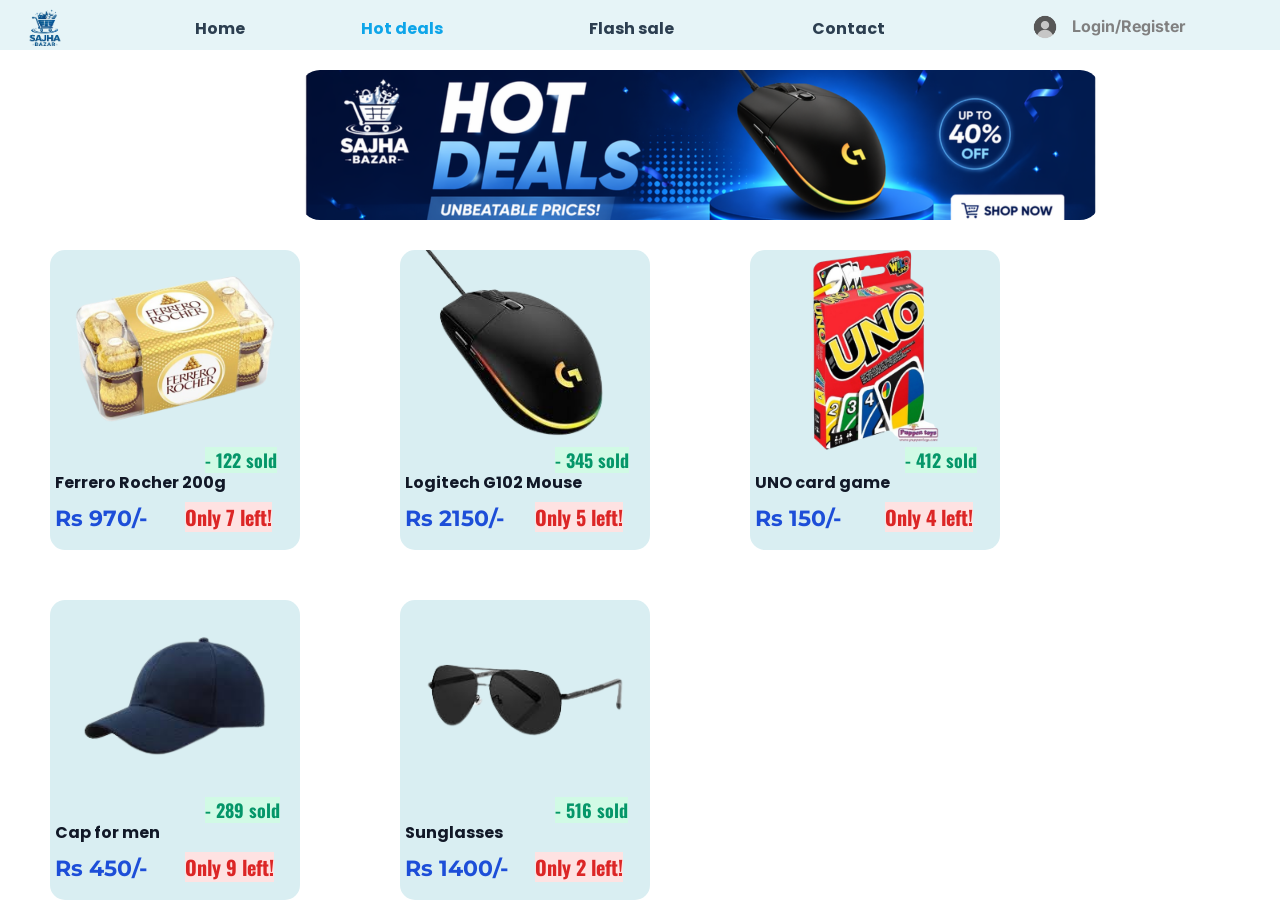
<file: hotdeals.html>
<!DOCTYPE html>
<html>
<head>
	<meta charset="utf-8">
	<meta name="viewport" content="width=device-width, initial-scale=1">
	<title>
		Sajha Bazar
	</title>
</head>
<body>
  <link rel="stylesheet" href="style.css">
  <link href="https://fonts.googleapis.com/css2?family=Oswald&display=swap" rel="stylesheet">
   <link href="https://fonts.googleapis.com/css2?family=Montserrat&display=swap" rel="stylesheet">
  <link href="https://fonts.googleapis.com/css2?family=Inter:wght@400;500;600&display=swap" rel="stylesheet">
   <link href="https://fonts.googleapis.com/css2?family=Poppins:wght@400;600&display=swap" rel="stylesheet">

	<div class = "container">	
<a href = "https://aayam065.github.io/E-commerce-site-demo/"><img src = "brandlogo.png" class = "pic"></a>
<a href = "profile.html"><img src = "profile.png" class = "profile"></a>
  <a href = "profile.html"><font size = 3 face = "Inter" color = "grey" class = "text"><b>Login/Register</b></font></a>
	<table class ="table">
         <tr align = "center">
          
          <td><font size = 3 face = "Poppins" color = "grey" ><b><a class = "link1" href = "https://aayam065.github.io/E-commerce-site-demo/">Home</a></b></font></td>
          <td><font size = 3 face = "Poppins" color = "grey"><b><a class = "link2" href = "hotdeals.html">Hot deals</a></b></font></td>
          <td><font size = 3 face = "Poppins" color = "grey"><b><a class = "link3" href = "flashsale.html">Flash sale</a></i></i></b></font></td>

          <td><font size = 3 face = "Poppins" color = "grey"><b><a class = "link5" href = "Contact.html">Contact</a></b></font></td>

         </tr>
         </table>
</div>

<div class = "ad">
  <img class = "img1" src = "fe.png">
  <img  class = "img2" src = "mo.png">

</div>

<div class = "pro">
<div class = "p1">
   <img src="h2.png">
   <p class = "p1t">Ferrero Rocher 200g</p>
   <p class = "p1tp">Rs 970/-</p>
   <p class = "p1h">Only 7 left!</p>
   <p class = "p1hh"> - 122 sold </p>
   
   </div>

   <div class = "p1">
   <img src="h3.png">
   <p class = "p1t">Logitech G102 Mouse</p>
   <p class = "p1tp">Rs 2150/-</p>
   <p class = "p1h">Only 5 left!</p>
   <p class = "p1hh"> - 345 sold </p>
   
   </div>

   <div class = "p1">
   <img src="h1.png">
   <p class = "p1t">UNO card game</p>
   <p class = "p1tp">Rs 150/-</p>
   <p class = "p1h">Only 4 left!</p>
   <p class = "p1hh"> - 412 sold </p>
   
   </div>

   <div class = "p1">
   <img src="h4.png">
   <p class = "p1t">Cap for men</p>
   <p class = "p1tp">Rs 450/-</p>
   <p class = "p1h">Only 9 left!</p>
   <p class = "p1hh"> - 289 sold </p>
   
   </div>

   
   <div class = "p1">
   <img src="h5.png">
   <p class = "p1t">Sunglasses</p>
   <p class = "p1tp">Rs 1400/-</p>
   <p class = "p1h">Only 2 left!</p>
   <p class = "p1hh"> - 516 sold </p>
   
   </div>
</div>
	<style>

    body {
      padding-top:70px;
    }
    * {
      margin:0;
          padding: 0;
          box-sizing: border-box;
    }
		

        .text {
          position: absolute;
          top: 16px;
          right: 95px;
          transition: transform 0.2s ease;
display: inline-block;
        }

        .text:hover {
          text-decoration: none;
          transform: scale(1.1);
          color: #0EA5E9;
        }
        

          .link1{
          	color:#2C3E50;
            text-decoration: none;
transition: transform 0.2s ease;
display: inline-block;
          }

          .link1:hover{
            color: #0EA5E9;
            transform: scale(1.1);
            text-decoration: none;

          }
         

          .link2{
            color: #0EA5E9;
            text-decoration: none;
          }
         
          .link3{
            color: #2C3E50;
            text-decoration: none;
transition: transform 0.2s ease;
display: inline-block;
          }
          .link3:hover{
            color: #0EA5E9;
            transform: scale(1.1);
          }

    

          .link5{
            color: #2C3E50;
            text-decoration: none;
transition: transform 0.2s ease;
display: inline-block;
          }
          .link5:hover{
            color: #0EA5E9;
            transform: scale(1.1);
          }

          .pro {
            padding-top: 180px;
            padding-left: 50px;
            row-gap: 50px;
            column-gap:100px;
            display: flex;
            flex-wrap: wrap;

          }

          .p1h {
              color: #DC2626;
              font-family: 'Oswald';
              font-size: 20px;
              font-weight: bold;
              margin-top: -30px;
              margin-left: 135px;
              position: absolute;
              background-color: #FEE2E2;

          }
          .p1hh{
            color: #059669;
              font-family: 'Oswald';
              font-size: 18px;
              font-weight: bold;
            background-color: #D1FAE5;
              margin-top: -85px;
              margin-left: 155px;
              position: absolute;
        
             
          }

          


          .img1 {
           position:absolute;
           opacity: 0;
           transition: opacity 1s ease;
           border-radius: 20px;

          }
          .img2 {
            position:absolute;
            opacity: 1;
            transition: opacity 1s ease;
            border-radius: 20px;
          }

          .ad:hover .img1 {
            opacity:1;
          }
          .ad:hover .img2{
            opacity:0;
          }
	</style>

	


</body>
</html>
</file>
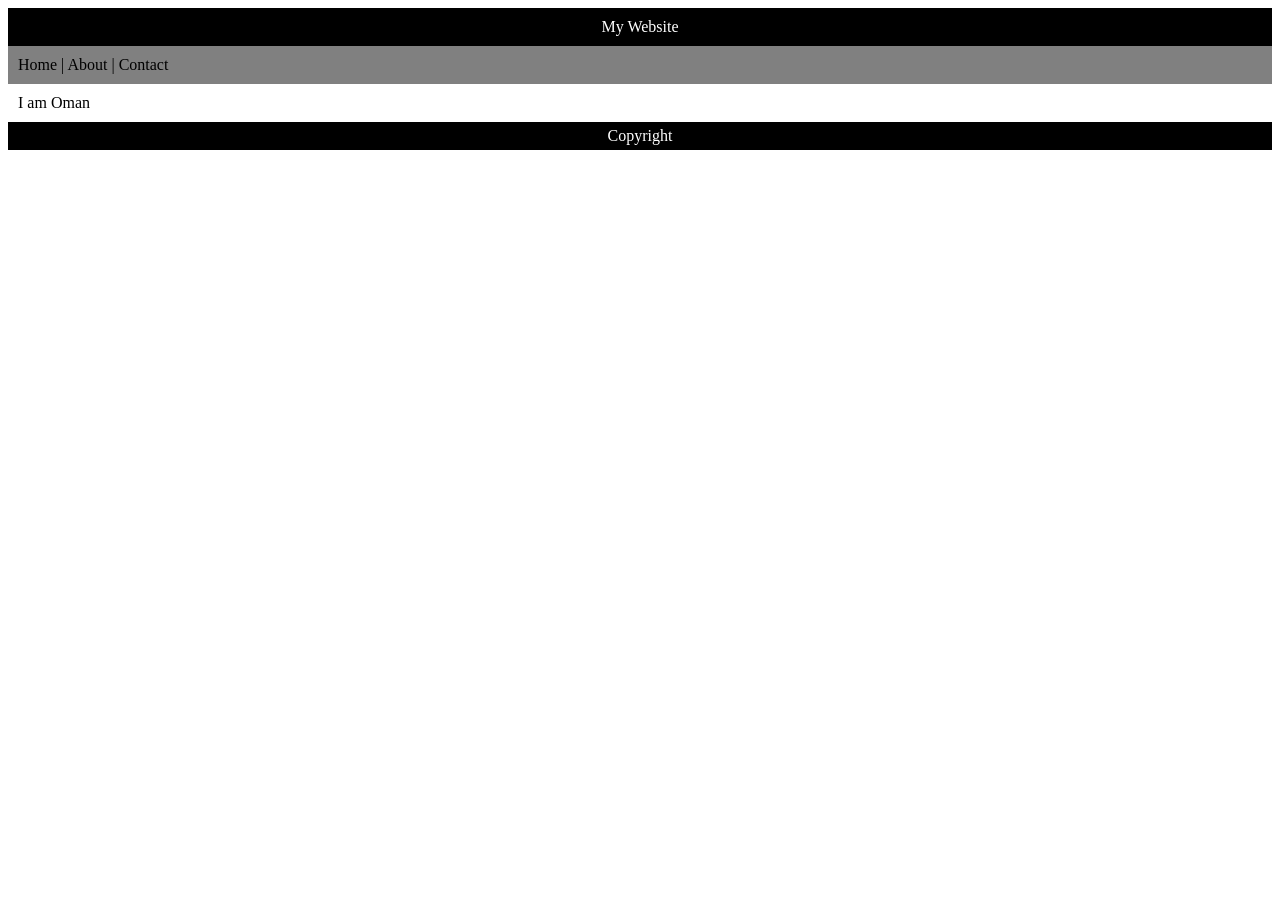
<file: new.html>
<!DOCTYPE html>
<html>
<head>
<style>
header {
    background: black;
    color: white;
    padding: 10px;
    text-align: center;
}

nav {
    background: gray;
    padding: 10px;
}

section {
    margin: 10px;
}

footer {
    background: black;
    color: white;
    text-align: center;
    padding: 5px;
}
</style>
</head>

<body>

<header>My Website</header>
<nav>Home | About | Contact</nav>
<section>I am Oman</section>
<footer>Copyright</footer>

</body>
</html>
</file>
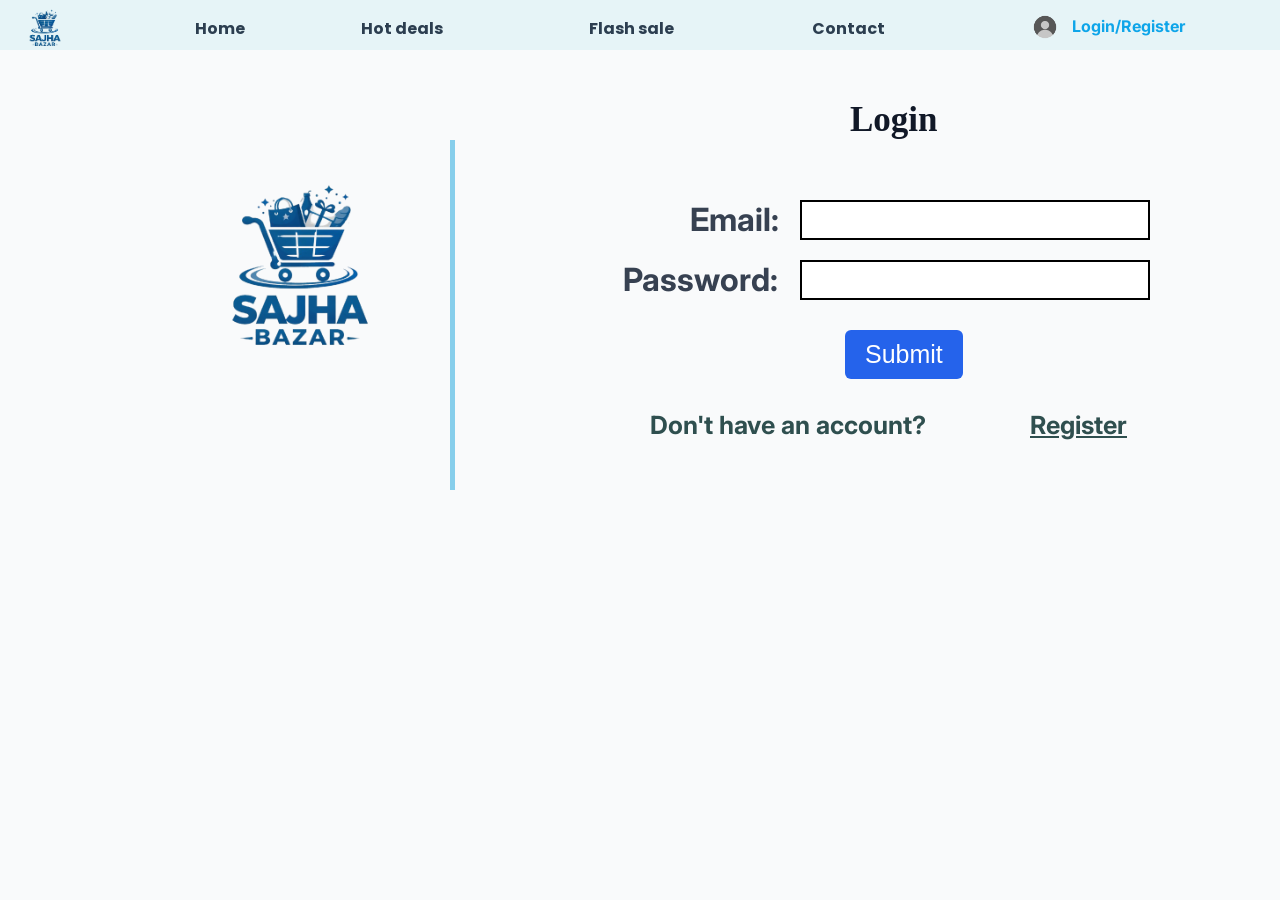
<file: profile.html>
<!DOCTYPE html>
<html>
<head>
	<meta charset="utf-8">
	<meta name="viewport" content="width=device-width, initial-scale=1">
	<title>
		Sajha Bazar
	</title>
</head>
<body>
  <link rel="stylesheet" href="style.css">
  <link href="https://fonts.googleapis.com/css2?family=Inter:wght@400;500;600&display=swap" rel="stylesheet">
  <link href="https://fonts.googleapis.com/css2?family=Poppins:wght@400;600&display=swap" rel="stylesheet">
	<div class = "container">	
	<a href = "https://aayam065.github.io/E-commerce-site-demo/"><img src = "brandlogo.png" class = "pic"></a>
  <a href = "profile.html"><img src = "profile.png" class = "profile"></a>
  <a href = "profile.html"><font size = 3 face = "Inter" color = "black" class = "text"><b>Login/Register</b></font></a>
  

	<table class ="table">
         <tr align = "center">
          
          <td><font size = 3 face = "Poppins" color = "grey" ><b><a class = "link1" href = "https://aayam065.github.io/E-commerce-site-demo/">Home</a></b></font></td>
          <td><font size = 3 face = "Poppins" color = "grey"><b><a class = "link2" href = "hotdeals.html">Hot deals</a></b></font></td>
          <td><font size = 3 face = "Poppins" color = "grey"><b><a class = "link3" href = "flashsale.html">Flash sale</a></i></i></b></font></td>

          <td><font size = 3 face = "Poppins" color = "grey"><b><a class = "link5" href = "Contact.html">Contact</a></b></font></td>

         </tr>
         </table>

</div>

<div class = vline>
<img src = "brandlogo.png" class = "loginpic">
<p class = "login">Login</p>
</div>
  

   <font> 
    <label for = "email"><p class = "emailtext"> Email:</p> </label>
    <input class = "email" type = "email"  required>
    <label for = "password"><p class = "passtext"> Password: </p></label>
    <input class = "password" type = "password" required>
    <button class = "button" type = "Submit">Submit</button>
  </font>
  <p class = "sugg">Don't have an account?</p>
  <a href = "register.html"><p class = "register">Register</p></a>
   

	<style>
    * {

       body {
      padding-top: 70px;
  font-family: 'Inter', sans-serif;
  background-color: #F9FAFB;
    }
    
      margin:0;
          padding: 0;
          box-sizing: border-box;
    }
		   
.text {
          position: absolute;
          top: 16px;
          right: 95px;
          color: #0EA5E9;
          
        }
        
        

          .link1{
          	color:#2C3E50;
            text-decoration: none;
transition: transform 0.2s ease;
display: inline-block;
          }

          .link1:hover{
            color: #0EA5E9;
            transform: scale(1.1);
            text-decoration: none;

          }
         

          .link2{
            color: #2C3E50;
            text-decoration: none;
            transition: transform 0.2s ease;
display: inline-block;
          }
          .link2:hover{
            color: #0EA5E9;
            transform: scale(1.1);
          }
         
          .link3{
            color: #2C3E50;
            text-decoration: none;
            transition: transform 0.2s ease;
display: inline-block;

          }
          
          .link3:hover{
            color: #0EA5E9;
            transform: scale(1.1);
          }

    

          .link5{
            color:  #2C3E50;
            text-decoration: none;
            transition: transform 0.2s ease;
display: inline-block;

          }
          .link5:hover{
            color: #0EA5E9;
            transform: scale(1.1);
          }

          .email{

            color: #111827;
            width: 350px;
            height: 40px;
            border: 2px solid black;
            top: 200px;
            left:800px;
            position: absolute;
            font-size: 20px;
          }

          .emailtext{
            color: #374151;
            top: 200px;
            left:690px;
            position: absolute;
            font-size: 32px;
            font-weight: bold;
          }


          .loginpic{

            width: 220px;
            height: 220px;
            left: 190px;
            top: 160px;
            position: absolute;

          }

          .login{

           
            font-family: "Times New Roman";
            font-size:35px;
            top: 100px;
            left: 850px;
            color: #111827;
  font-weight: 600;
            position: absolute;
           

          }
         .vline {

          width: 5px;
          height: 350px;
          background: skyblue;
          
          margin-top:70px;
          margin-left: 450px;

         }

        .password {
            color: #111827;
            width: 350px;
            height: 40px;
            border: 2px solid black;
            top: 260px;
            left:800px;
            position: absolute;
            font-size: 20px;

        }

        .passtext {
            color: #374151;
            top: 260px;
            left:623px;
            position: absolute;
            font-size: 32px;
            font-weight: bold;

        }

        .sugg{
           color: darkslategrey;
            top: 410px;
            left:650px;
            position: absolute;
            font-size: 25px;
            font-weight: bold;
            }

         .register{
          color: darkslategrey;
            top: 410px;
            left:1030px;
            position: absolute;
            font-size: 25px;
            font-weight: bold;
            text-decoration: underline;
            transition: transform 0.2s ease;
            }

            .register:hover {

              color: #0EA5E9;
              transform: scale(1.1);
            }

            .button{
            top: 330px;
            left:845px;
            position: absolute;
            font-size: 25px;
            background-color: #2563EB;
            color: white;
            border: none;
            padding: 10px 20px;
            border-radius: 6px;
            cursor: pointer;
            

            }
            button:hover {
  background-color: #1D4ED8;
}

          
  </style>




</body>
</html>
</file>
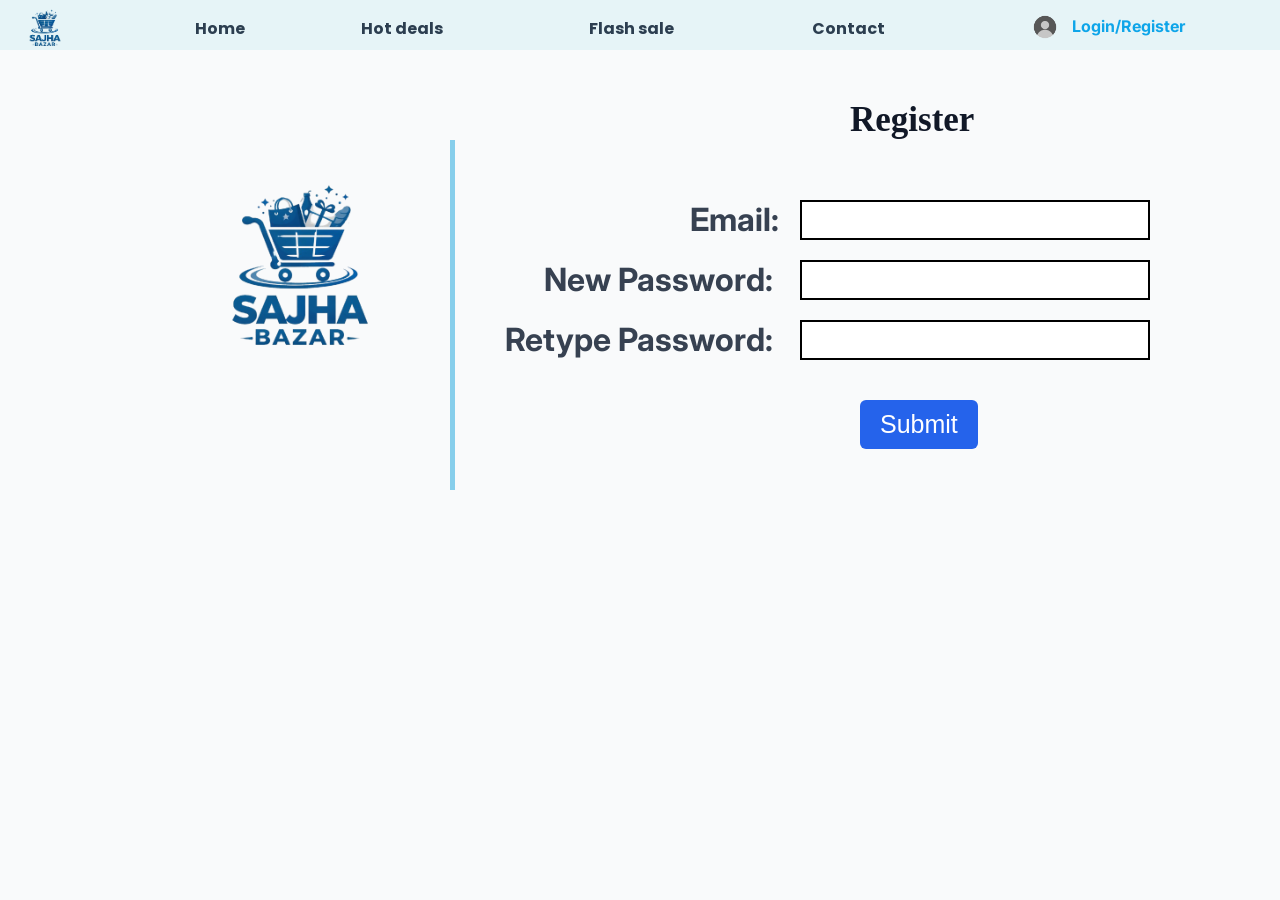
<file: register.html>
<!DOCTYPE html>
<html>
<head>
	<meta charset="utf-8">
	<meta name="viewport" content="width=device-width, initial-scale=1">
	<title>
		Sajha Bazar
	</title>
</head>
<body>
  <link rel="stylesheet" href="style.css">
  <link href="https://fonts.googleapis.com/css2?family=Inter:wght@400;500;600&display=swap" rel="stylesheet">
  <link href="https://fonts.googleapis.com/css2?family=Poppins:wght@400;600&display=swap" rel="stylesheet">
	<div class = "container">	
	<a href = "https://aayam065.github.io/E-commerce-site-demo/"><img src = "brandlogo.png" class = "pic"></a>
  <a href = "profile.html"><img src = "profile.png" class = "profile"></a>
  <a href = "profile.html"><font size = 3 face = "Inter" color = "black" class = "text"><b>Login/Register</b></font></a>
  

	<table class ="table">
         <tr align = "center">
          
          <td><font size = 3 face = "Poppins" color = "grey" ><b><a class = "link1" href = "https://aayam065.github.io/E-commerce-site-demo/">Home</a></b></font></td>
          <td><font size = 3 face = "Poppins" color = "grey"><b><a class = "link2" href = "hotdeals.html">Hot deals</a></b></font></td>
          <td><font size = 3 face = "Poppins" color = "grey"><b><a class = "link3" href = "flashsale.html">Flash sale</a></i></i></b></font></td>

          <td><font size = 3 face = "Poppins" color = "grey"><b><a class = "link5" href = "Contact.html">Contact</a></b></font></td>

         </tr>
         </table>

</div>

<div class = vline>
<img src = "brandlogo.png" class = "loginpic">
	
	
</div>
	<div>
		<p class = "registerx">Register</p>
	</div>
	
  

   <font> 
    <label for = "email"><p class = "emailtext"> Email:</p> </label>
    <input class = "email" type = "email"  required>
    <label for = "password"><p class = "passtext">New Password: </p></label>
    <input class = "password" type = "password" required>
    <label for = "newpassword"><p class = "newpasstext"> Retype Password: </p></label>
    <input class = "newpassword" type = "password" required>
    <button class = "button" type = "Submit">Submit</button>
  </font>
    
   

	<style>
	* {

       body {
      padding-top: 70px;
  font-family: 'Inter', sans-serif;
  background-color: #F9FAFB;
    }
    
      margin:0;
          padding: 0;
          box-sizing: border-box;
    }
    
      
		   

      .text {
          position: absolute;
          top: 16px;
          right: 95px;
          color: #0EA5E9;
          
        }
        
        

          .link1{
          	color:#2C3E50;
            text-decoration: none;
transition: transform 0.2s ease;
display: inline-block;
          }

          .link1:hover{
            color: #0EA5E9;
            transform: scale(1.1);
            text-decoration: none;

          }
         

          .link2{
            color: #2C3E50;
            text-decoration: none;
            transition: transform 0.2s ease;
display: inline-block;
          }
          .link2:hover{
            color: #0EA5E9;
            transform: scale(1.1);
          }
         
          .link3{
            color: #2C3E50;
            text-decoration: none;
            transition: transform 0.2s ease;
display: inline-block;

          }
          
          .link3:hover{
            color: #0EA5E9;
            transform: scale(1.1);
          }

    

          .link5{
            color:  #2C3E50;
            text-decoration: none;
            transition: transform 0.2s ease;
display: inline-block;

          }
          .link5:hover{
            color: #0EA5E9;
            transform: scale(1.1);
          }



          .email{

            color: #111827;
            width: 350px;
            height: 40px;
            border: 2px solid black;
            top: 200px;
            left:800px;
            position: absolute;
            font-size: 20px;
          }

          .emailtext{
            color: #374151;
            top: 200px;
            left:690px;
            position: absolute;
            font-size: 32px;
            font-weight: bold;
          }


          .loginpic{

            width: 220px;
            height: 220px;
            left: 190px;
            top: 160px;
            position: absolute;

          }

   
            

         .vline {

          width: 5px;
          height: 350px;
          background: skyblue;
          
          margin-top:70px;
          margin-left: 450px;

         }

		.registerx{

           
            font-family: "Times New Roman";
            font-size:35px;
            top: 100px;
            left: 850px;
            color: #111827;
  font-weight: 600;
            position: absolute;
		}

        .password {
            color: #111827;
            width: 350px;
            height: 40px;
            border: 2px solid black;
            top: 260px;
            left:800px;
            position: absolute;
            font-size: 20px;

        }

        .passtext {
            color: #374151;
            top: 260px;
            left:544px;
            position: absolute;
            font-size: 32px;
            font-weight: bold;
          }


            .newpassword {
            color: #111827;
            width: 350px;
            height: 40px;
            border: 2px solid black;
            top: 320px;
            left:800px;
            position: absolute;
            font-size: 20px;

        }

        .newpasstext {
            color: #374151;
            top: 320px;
            left:505px;
            position: absolute;
            font-size: 32px;
            font-weight: bold;

        }
       .button{
             color: black;
            top: 400px;
            left:860px;
            position: absolute;
            font-size: 25px;
            background-color: #2563EB;
            color: white;
            border: none;
            padding: 10px 20px;
            border-radius: 6px;
            cursor: pointer;
            

            }
            button:hover {
  background-color: #1D4ED8;
}

          
  </style>







</body>
</html>
</file>
<file: style.css>
.container {
          position: fixed;
          height: 50px;
          background-color: #E6F4F7;
          top:0;
          left:0;
          width:100%;
          z-index: 1000;
          
        }


        .pic {
          width: 50px;
          height: 50px;
          position: absolute;
          top: 4px;
          left: 20px;
        }

        .table{
          background-color: #E6F4F7;
          height: 40px;
          width: 800px;
          position: relative;
          top: 8px;
          left: 150px;
          
        }

        .profile {
            width: 30px;
            height: 30px;
            position: absolute;
            top: 12px;
            right: 220px;
          }

        .icon{

            width: 30px;
            height: 30px;
            position: absolute;
            top: 58px;
            left:155px;

        }
        .p1 {
            background: #D9EEF2;
            border-radius: 15px;
            transition: transform 0.2s ease;
            height: 300px;
            width: 250px;
            
            }

            .p1:hover {
              background: #BFE7FF;
              transform: scale(1.05);
            }

            .p1 img {
              height: 200px;
              width:200px;
              margin-left: auto;
              margin-right: auto;
              display: block;
              
              
            }
            .p1t {
              color: #111827;
              font-family: 'Poppins';
              font-size: 16px;
              font-weight: bold;
              margin-top: 20px;
              margin-left: 5px;

            }
            .p1tp{
              color: #1D4ED8;
              font-family: 'Montserrat';
              font-size: 22px;
              font-weight: bold;
              margin-top: 10px;
              margin-left: 5px;
            }

            
          .ad {
            width: 800px;
            height:150px;
            position: absolute;
            margin-top:0px;
            margin-left:300px;            
          }

          .ad img {
            width:800px;
            height:150px;
            display:block;
            border-radius:20px;
          }
</file>
<file: forhome.css>
.container {
          position: fixed;
          height: 120px;
          width: 100%;
          background-color: #E6F4F7;
          z-index: 100;
          
        }

         .pic {
          width: 100px;
          height: 100px;
          position: absolute;
          top: 10px;
          left: 20px;
        }

        .txt {
          position: absolute;
          top: 16px;
          right: 95px;
          transition: transform 0.2s ease;
          display: inline-block;
          color: #2C3E50;
        }

        .txt:hover {
          text-decoration: none;
transition: transform 0.2s ease;
transform: scale(1.1);
          color: #0EA5E9;
        }

          .link1{
          	color: #0EA5E9;
            text-decoration: none;

          }
         

          .link2{
            color: #2C3E50;
            text-decoration: none;
transition: transform 0.2s ease;
display: inline-block;
          }
          .link2:hover{
            color: #0EA5E9;
            transform: scale(1.1);
          }

          .link3{
            color: #2C3E50;
            text-decoration: none;
transition: transform 0.2s ease;
display: inline-block;
          }
          .link3:hover{
            color: #0EA5E9;
            transform: scale(1.1);
          }


          .link5{
            color: #2C3E50;
            text-decoration: none;
transition: transform 0.2s ease;
display: inline-block;
          }
          .link5:hover{
            color: #0EA5E9;
            transform: scale(1.1);
          }

          .box {
            color: #111827;
            width: 800px;
            height: 25px;
            border: 2px solid #2C3E50;
            top: 60px;
            left:190px;
            position: absolute;
            font-size: 15px;
            font-family: 'Inter';

          }
          .pro {
            padding-top: 315px;
            padding-left: 300px;
            row-gap: 50px;
            column-gap:100px;
            display: flex;
            flex-wrap: wrap;

          }

          
          .add img {
            height: 150px;
            width: 800px;
            margin-top:135px;
            margin-left:350px;
            position:absolute;
            border-radius: 10px;
          }
    

          .sidebar {
            position:fixed;
            top:120px;
            left:0px;
            width:220px;
            height:100%;
            background: #F1F5F9;
            border-radius: 15px;

          }
          .title {
            color: #111827;
            font-size: 30px;
            font-weight: bold;
            font-family: 'Playfair Display';
            padding-top:10px;
            padding-bottom: 20px;
            padding-left:15px;
        
          }
</file>
